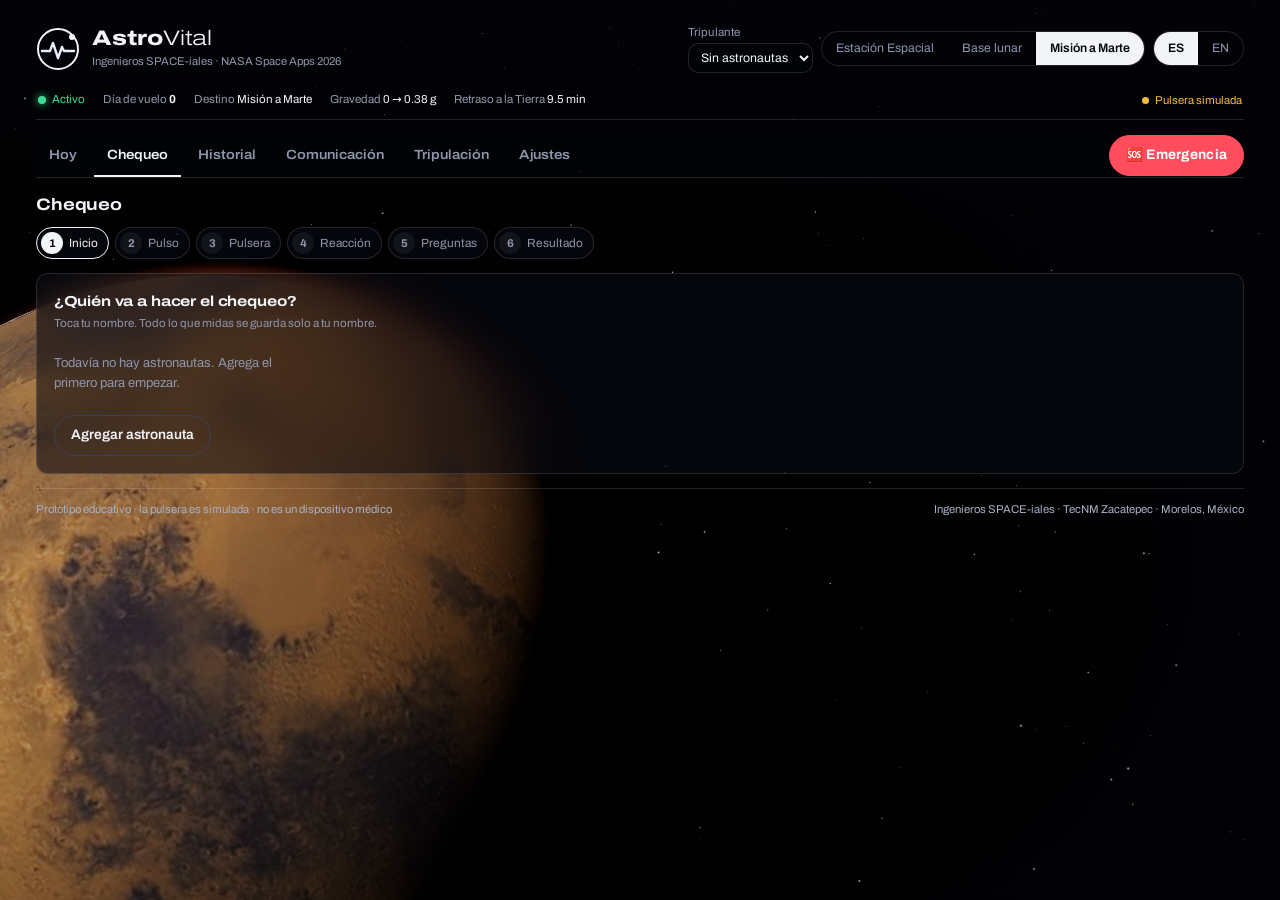
<file: index.html>
<!doctype html>
<html lang="es">
<head>
<meta charset="utf-8">
<meta name="viewport" content="width=device-width, initial-scale=1, viewport-fit=cover">
<title>AstroVital · Nave</title>
<meta name="description" content="AstroVital: monitoreo de salud para astronautas. App de la nave.">
<link rel="icon" href="assets/logo.svg" type="image/svg+xml">
<link rel="preload" href="assets/fonts/archivo-latin.woff2" as="font" type="font/woff2" crossorigin>
<script type="importmap">{"imports":{"three":"./js/vendor/three.module.min.js"}}</script>
<link rel="stylesheet" href="css/base.css">
<link rel="stylesheet" href="css/components.css">
<link rel="stylesheet" href="css/screens.css">
<link rel="stylesheet" href="css/theme.css">
<script type="module" src="js/nave.js"></script>
</head>
<body>
<div class="app">
  <header class="top">
    <div class="brand">
      <svg width="44" height="44" viewBox="0 0 44 44" aria-hidden="true">
        <circle cx="22" cy="22" r="20" fill="none" stroke="#F2F4F8" stroke-width="2"/>
        <path d="M6 24h8l3-8 5 15 4-11 2 4h10" fill="none" stroke="#e9ecff" stroke-width="2.4" stroke-linecap="round" stroke-linejoin="round"/>
        <circle cx="36" cy="10" r="3" fill="#F2F4F8"/>
      </svg>
      <div>
        <h1>Astro<span>Vital</span></h1>
        <div class="sub">Ingenieros SPACE-iales · NASA Space Apps 2026</div>
      </div>
    </div>
    <div class="controls">
      <label class="crewpick"><span class="label" data-i18n="crew"></span><select id="crewSel"></select></label>
      <div class="seg" role="group" aria-label="Mission" id="missionSeg"></div>
      <div class="seg" role="group" aria-label="Language" id="langSeg">
        <button type="button" data-lang="es">ES</button>
        <button type="button" data-lang="en">EN</button>
      </div>
    </div>
  </header>

  <div class="telemetry" id="telemetry" aria-label="Mission status"></div>

  <div class="navbar">
    <nav class="tabs" role="tablist" id="tabs"></nav>
    <button type="button" class="btn emg-btn" id="emgBtn"><span aria-hidden="true">🆘</span> <span data-i18n="emgBtn"></span></button>
  </div>

  <main>
    <!-- TODAY (home) -->
    <section id="v-panel" class="stack" role="tabpanel">
      <div class="hero" id="hero" data-l="none">
        <div class="planet" id="planet" aria-hidden="true"></div>
        <div class="astro" id="astro"></div>
        <div class="hero-body" id="heroBody"></div>
      </div>
      <div class="weather" id="weather" aria-live="polite"></div>
      <div class="card stack">
        <div class="row" style="justify-content:space-between"><h2 data-i18n="planTitle"></h2><span class="note streak" id="streak"></span></div>
        <ul class="plan" id="plan"></ul>
      </div>
    </section>

    <!-- CHECK-UP -->
    <section id="v-checkin" class="stack" role="tabpanel" hidden>
      <div class="wiz-head">
        <h2 data-i18n="ciTitle"></h2>
        <ol class="stepper" id="stepper"></ol>
      </div>
      <div class="whoami" id="ciWho"></div>
      <form class="stack" id="ciForm" novalidate>

        <!-- 0. Who are you? -->
        <div class="card stack step" data-step="0">
          <div class="start" id="ciStart"></div>
          <div class="stack" id="ciPicker">
            <div class="step-head"><div><h3 data-i18n="pickTitle"></h3><p class="note" data-i18n="pickSub"></p></div></div>
            <div class="pick-grid" id="pickGrid"></div>
            <div class="row"><button type="button" class="btn" data-tab="crew" data-add-crew="1" data-i18n="addCrew"></button></div>
          </div>
        </div>

        <!-- 1. Pulse with the camera -->
        <div class="card stack step" data-step="1">
          <div class="step-head"><span class="step-n">2</span><div><h3 data-i18n="camTitle"></h3><p class="note" data-i18n="camSub"></p></div><span class="src-tag" data-src="camera" data-i18n="srcCamera"></span></div>
          <div class="cam-wrap" id="camWrap" hidden>
            <video id="camVideo" playsinline muted></video>
            <div class="cam-oval" aria-hidden="true"></div>
            <div class="cam-hud" id="camHud"></div>
          </div>
          <div class="bar" id="camBar" hidden><i id="camBarFill" style="width:0%"></i></div>
          <div id="camResult" class="cam-result" hidden></div>
          <div class="row">
            <button type="button" class="btn primary" id="camStart" data-i18n="camStart"></button>
            <button type="button" class="btn" id="camSkip" data-i18n="camSkip"></button>
            <button type="button" class="btn" id="camCancel" data-i18n="cancel" hidden></button>
          </div>
          <p class="err" id="camErr" role="alert"></p>
          <details class="help"><summary data-i18n="howMeasure"></summary><p data-i18n="helpCam"></p></details>
        </div>

        <!-- 2. Virtual wristband (simulated) -->
        <div class="card stack step" data-step="2">
          <div class="step-head"><span class="step-n">3</span><div><h3 data-i18n="wearTitle"></h3><p class="note" data-i18n="wearSub"></p></div><span class="src-tag" id="wearTag" data-src="sim"></span></div>
          <div class="wear-grid" id="wearGrid"></div>
          <div class="row">
            <button type="button" class="btn small" id="syncBtn" data-i18n="wearRead"></button>
            <button type="button" class="btn small" id="manualBtn" data-i18n="wearManual"></button>
          </div>
        </div>

        <!-- 3. Reaction test (PVT-B) -->
        <div class="card stack step" data-step="3">
          <div class="step-head"><span class="step-n">4</span><div><h3 data-i18n="pvtTitle"></h3><p class="note" data-i18n="pvtSub"></p></div><span class="src-tag" data-src="self" data-i18n="srcReal"></span></div>
          <div class="pvt-box" id="pvtBox" tabindex="0" role="button" aria-live="polite"></div>
          <div class="bar" id="pvtBar" hidden><i id="pvtBarFill" style="width:0%"></i></div>
          <div id="pvtResult" class="pvt-result" hidden></div>
          <div class="row">
            <label class="pvt-len"><span class="label" data-i18n="pvtLength"></span>
              <select id="pvtLen" class="field-select"></select></label>
            <button type="button" class="btn primary" id="pvtStart" data-i18n="pvtStart"></button>
            <button type="button" class="btn" id="pvtCancel" data-i18n="pvtCancel" hidden></button>
            <button type="button" class="btn" id="pvtSkip" data-i18n="pvtSkip"></button>
          </div>
          <details class="help"><summary data-i18n="howMeasure"></summary><p data-i18n="helpPvt"></p></details>
        </div>

        <!-- 4. Your answers -->
        <div class="card stack step" data-step="4">
          <div class="step-head"><span class="step-n">5</span><div><h3 data-i18n="ansTitle"></h3><p class="note" data-i18n="ansSub"></p></div><span class="src-tag" data-src="self" data-i18n="srcSelf"></span></div>
          <div class="field" style="max-width:340px">
            <label for="f-sleep" data-i18n="fSleep"></label>
            <div class="row" style="flex-wrap:nowrap">
              <input id="f-sleep" type="number" step="0.1" min="0" max="16" inputmode="decimal">
              <button type="button" class="btn small" id="sleepUnknown" aria-pressed="false" data-i18n="dontKnow"></button>
            </div>
            <details class="help"><summary data-i18n="howMeasure"></summary><p data-i18n="helpSleep"></p></details>
          </div>
          <div class="vas-grid">
            <div class="field vas" id="vasMoodField">
              <label for="vas-mood" data-i18n="vasMood"></label>
              <input id="vas-mood" type="range" min="0" max="100" step="1" value="50">
              <div class="vas-ends"><span data-i18n="vasMoodLo"></span><output id="vas-mood-out">–</output><span data-i18n="vasMoodHi"></span></div>
            </div>
            <div class="field vas" id="vasStressField">
              <label for="vas-stress" data-i18n="vasStress"></label>
              <input id="vas-stress" type="range" min="0" max="100" step="1" value="50">
              <div class="vas-ends"><span data-i18n="vasStressLo"></span><output id="vas-stress-out">–</output><span data-i18n="vasStressHi"></span></div>
            </div>
          </div>
          <details class="help"><summary data-i18n="howMeasure"></summary><p data-i18n="helpVas"></p></details>
          <div class="pss" id="pssBox"></div>
          <div class="field">
            <span class="label" data-i18n="fSym"></span>
            <div class="checks" id="syms"></div>
          </div>
        </div>

        <!-- 5. Result -->
        <div class="card stack step" data-step="5">
          <div class="result" id="ciResult"></div>
        </div>

        <div class="wiz-nav">
          <button type="button" class="btn" id="wizBack" data-i18n="back"></button>
          <span class="err" id="ciErr" role="alert"></span>
          <button type="button" class="btn primary" id="wizNext" data-i18n="next"></button>
          <button type="submit" class="btn primary" id="wizSave" data-i18n="saveSee" hidden></button>
        </div>
      </form>
    </section>

    <!-- TRENDS -->
    <section id="v-trends" class="stack" role="tabpanel" hidden>
      <div class="card stack">
        <div>
          <h2 data-i18n="logTitle"></h2>
          <p class="note" data-i18n="logSub" style="margin-top:4px"></p>
        </div>
        <ul class="msgs" id="ciLog"></ul>
      </div>
      <div class="card stack">
        <h2 data-i18n="emgLogTitle"></h2>
        <ul class="msgs" id="emgLog"></ul>
      </div>
      <div class="card stack">
        <div>
          <h2 data-i18n="trTitle"></h2>
          <p class="note" data-i18n="trSub" style="margin-top:4px"></p>
        </div>
        <ul class="alerts" id="trAlerts"></ul>
      </div>
      <div class="spark-grid" id="sparks"></div>
      <div class="card stack">
        <div class="row" style="justify-content:space-between">
          <h3 id="chartTitle"></h3>
          <span class="note" data-i18n="band"></span>
        </div>
        <div class="chartwrap"><svg id="chart" viewBox="0 0 760 300" role="img" aria-label="Trend chart"></svg></div>
      </div>
    </section>

    <!-- COMMS (report + link) -->
    <section id="v-report" class="stack" role="tabpanel" hidden>
      <div class="card stack">
        <div class="row" style="justify-content:space-between">
          <div>
            <h2 data-i18n="link"></h2>
            <div class="row" id="linkInfo" style="margin-top:6px"></div>
          </div>
          <div class="row">
            <button type="button" class="btn small" id="linkToggle"></button>
            <a class="btn small" href="tierra.html" target="_blank" rel="noopener" data-i18n="openEarth" style="color:inherit;text-decoration:none"></a>
          </div>
        </div>
        <div class="grid2">
          <div class="stack" style="gap:8px"><span class="label" data-i18n="outbox"></span><ul class="msgs" id="outbox"></ul></div>
          <div class="stack" style="gap:8px"><span class="label" data-i18n="inbox"></span><ul class="msgs" id="inboxShip"></ul></div>
        </div>
      </div>
      <div class="card stack">
        <div class="row" style="justify-content:space-between">
          <div>
            <h2 data-i18n="repTitle"></h2>
            <p class="note" data-i18n="repSub" style="margin-top:4px"></p>
          </div>
          <div class="row">
            <button type="button" class="btn small" id="copyBtn" data-i18n="copy"></button>
            <button type="button" class="btn primary small" id="sendBtn" data-i18n="send"></button>
          </div>
        </div>
        <pre class="report" id="report" tabindex="0"></pre>
      </div>
    </section>

    <!-- CREW -->
    <section id="v-crew" class="stack" role="tabpanel" hidden>
      <div class="card stack">
        <div class="row" style="justify-content:space-between">
          <div>
            <h2 data-i18n="crewTitle"></h2>
            <p class="note" data-i18n="crewSub" style="margin-top:4px"></p>
          </div>
          <button type="button" class="btn primary small" id="addCrewBtn" data-i18n="addCrew"></button>
        </div>
        <ul class="msgs" id="crewList"></ul>
      </div>
      <form class="card ci" id="crewForm" novalidate hidden>
        <h2 id="crewFormTitle"></h2>
        <input type="hidden" id="crew-id">
        <div class="fgrid">
          <div class="field"><label for="crew-name" data-i18n="fName"></label><input id="crew-name" type="text" maxlength="40" autocomplete="off" style="font-family:var(--f-body)"></div>
          <div class="field"><label for="crew-role" data-i18n="fRole"></label><select id="crew-role" class="field-select"></select></div>
          <div class="field"><label for="crew-age" data-i18n="fAge"></label><input id="crew-age" type="number" inputmode="numeric"><span class="hint" data-i18n="years"></span></div>
          <div class="field"><label for="crew-weight" data-i18n="fWeight"></label><input id="crew-weight" type="number" step="0.1" inputmode="decimal"><span class="hint">kg</span></div>
          <div class="field"><label for="crew-height" data-i18n="fHeight"></label><input id="crew-height" type="number" step="any" inputmode="decimal" placeholder="172 o 1.72"><span class="hint">cm</span></div>
        </div>
        <div class="field"><label for="crew-notes" data-i18n="fNotes"></label><textarea class="reply" id="crew-notes" maxlength="300" style="min-height:64px"></textarea></div>
        <div class="row">
          <button type="submit" class="btn primary" data-i18n="saveCrew"></button>
          <button type="button" class="btn" id="crewCancelBtn" data-i18n="cancel"></button>
          <span class="err" id="crewErr" role="alert"></span>
        </div>
      </form>
    </section>

    <!-- SETTINGS: your data -->
    <section id="v-more" class="stack" role="tabpanel" hidden>
      <div class="card stack">
        <h2 data-i18n="dataTitle"></h2>
        <p class="note" data-i18n="dataSub"></p>
        <div class="data-actions">
          <div class="data-act"><div><strong data-i18n="bkSave"></strong><p class="note" data-i18n="bkSaveSub"></p></div><button type="button" class="btn small" id="bkSave" data-i18n="bkSaveBtn"></button></div>
          <div class="data-act"><div><strong data-i18n="bkLoad"></strong><p class="note" data-i18n="bkLoadSub"></p></div><label class="btn small" for="bkFile" data-i18n="bkLoadBtn"></label><input type="file" id="bkFile" accept=".json,application/json" hidden></div>
          <div class="data-act"><div><strong data-i18n="clrMsgs"></strong><p class="note" data-i18n="clrMsgsSub"></p></div><button type="button" class="btn small" id="clearMsgs" data-i18n="clrMsgsBtn"></button></div>
          <div class="data-act"><div><strong data-i18n="resetAll"></strong><p class="note" data-i18n="resetAllSub"></p></div><button type="button" class="btn small danger" id="resetAll" data-i18n="resetAllBtn"></button></div>
        </div>
        <div class="confirm" id="dataConfirm" hidden></div>
      </div>
    </section>
  </main>

  <aside class="drawer" id="detail" aria-labelledby="detailTitle" inert>
    <div class="drawer-head">
      <h2 id="detailTitle" data-i18n="detailTitle"></h2>
      <button type="button" class="btn small" id="hideDetail" data-i18n="hideDetail"></button>
    </div>
    <div class="zone-chips" id="chips"></div>
    <div class="zd" id="zone"></div>
  </aside>

  <footer>
    <span data-i18n="footer"></span>
    <span>Ingenieros SPACE-iales · TecNM Zacatepec · Morelos, México</span>
  </footer>
</div>
<div class="emg" id="emg" role="dialog" aria-modal="true" aria-labelledby="emgTitle" hidden><div class="emg-box" id="emgBox"></div></div>
<div class="toast" id="toast" hidden></div>


</body>
</html>
</file>
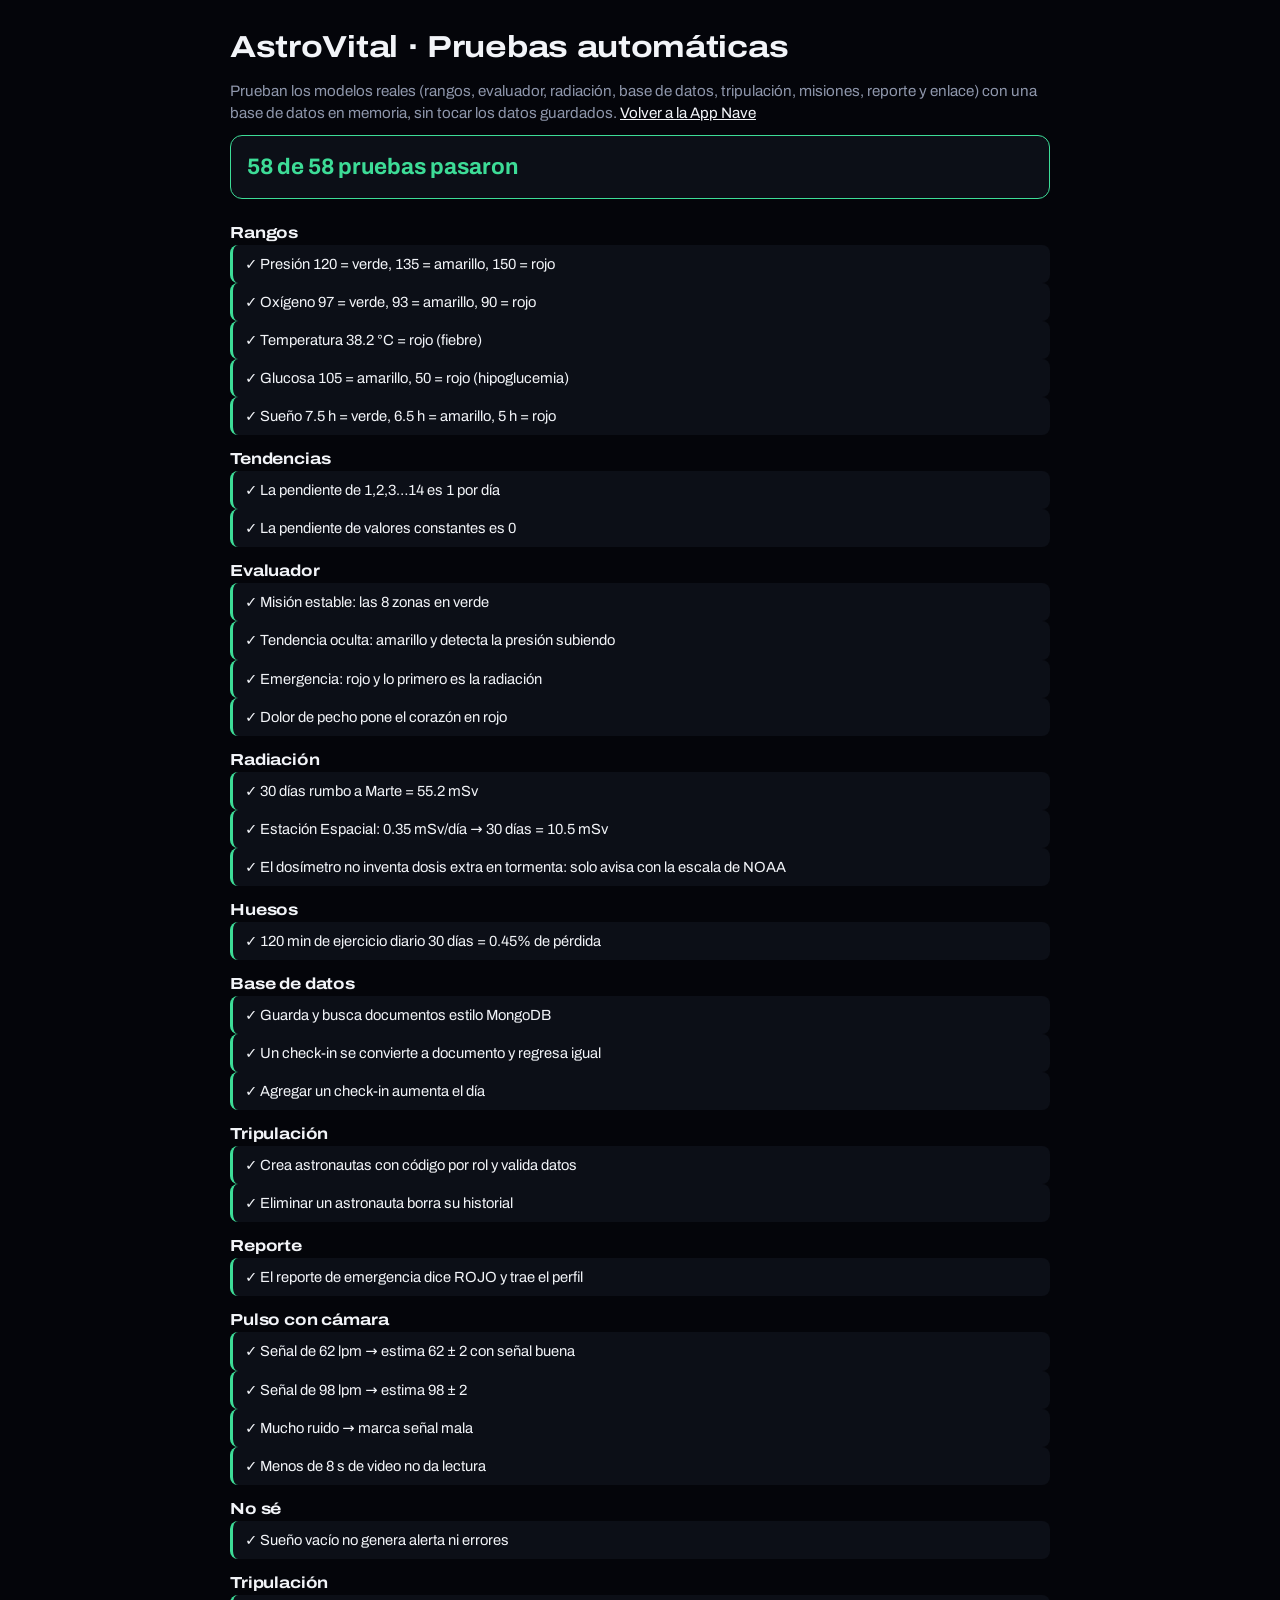
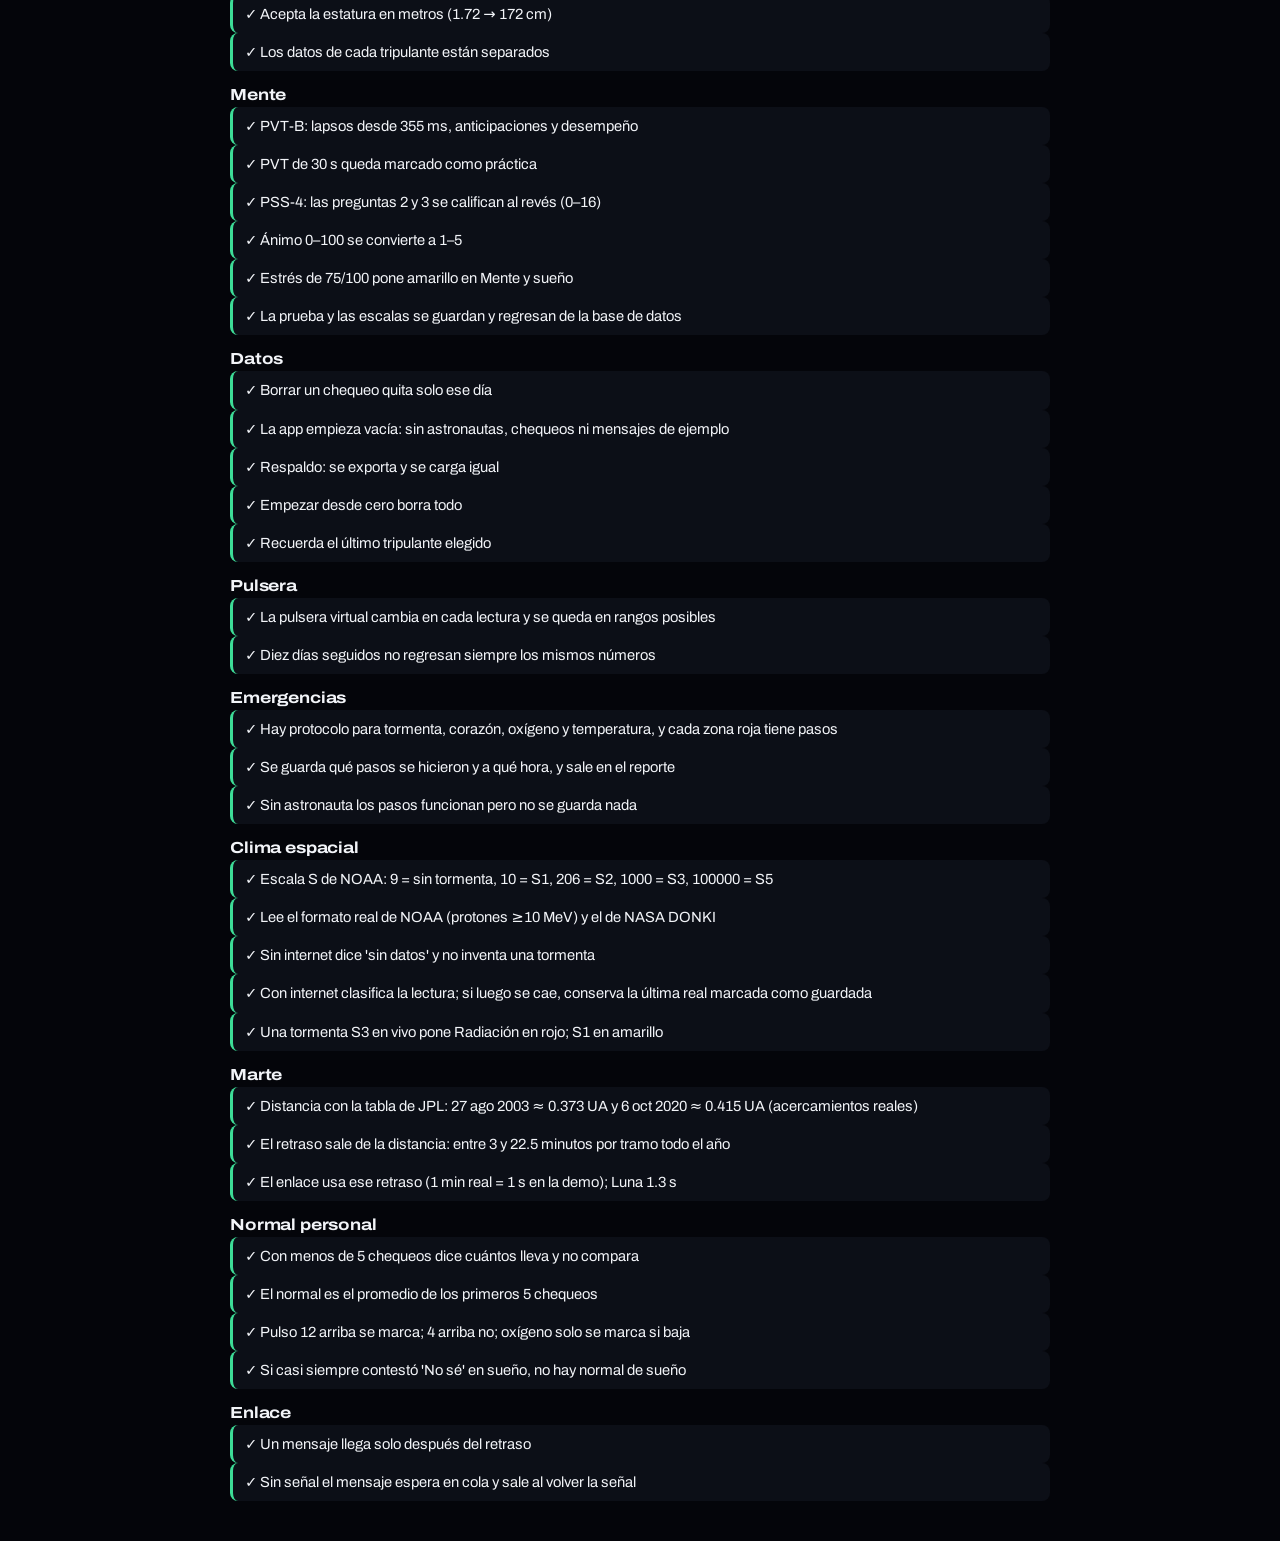
<file: tests/index.html>
<!doctype html>
<html lang="es">
<head>
<meta charset="utf-8">
<meta name="viewport" content="width=device-width, initial-scale=1">
<title>AstroVital · Pruebas</title>
<link rel="icon" href="../assets/logo.svg" type="image/svg+xml">
<link rel="stylesheet" href="../css/base.css">
<style>
  .wrap{max-width:820px;margin:0 auto;display:flex;flex-direction:column;gap:10px}
  #sum{font-family:var(--f-display);font-size:1.4rem;font-weight:700;padding:14px 16px;border-radius:12px;border:1px solid var(--line);background:var(--panel)}
  #sum[data-ok="true"]{color:var(--ok);border-color:var(--ok)}
  #sum[data-ok="false"]{color:var(--bad);border-color:var(--bad)}
  h3{margin-top:12px;color:var(--accent)}
  .t{background:var(--panel);border-left:3px solid var(--line);border-radius:8px;padding:8px 12px;font-size:.92rem}
  .t.ok{border-left-color:var(--ok)}
  .t.bad{border-left-color:var(--bad);color:var(--bad)}
  .t small{color:var(--muted)}
  a{color:var(--accent)}
</style>
<script type="module" src="tests.js"></script>
</head>
<body>
<div class="wrap">
  <h1>AstroVital · Pruebas automáticas</h1>
  <p class="note" style="color:var(--muted)">Prueban los modelos reales (rangos, evaluador, radiación, base de datos, tripulación, misiones, reporte y enlace) con una base de datos en memoria, sin tocar los datos guardados. <a href="../index.html">Volver a la App Nave</a></p>
  <div id="sum" data-ok="">Ejecutando pruebas…</div>
  <div id="out"></div>
</div>
</body>
</html>
</file>
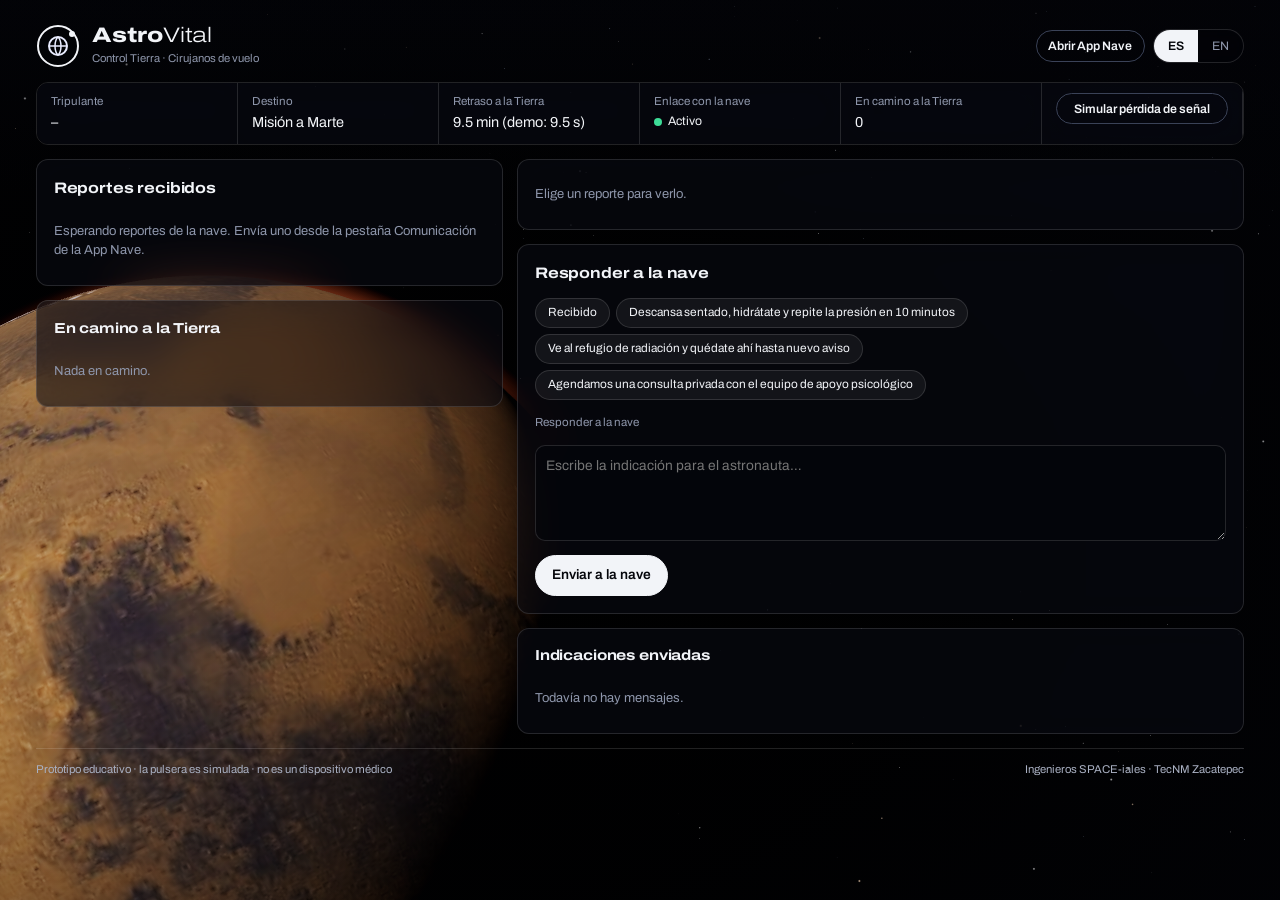
<file: tierra.html>
<!doctype html>
<html lang="es">
<head>
<meta charset="utf-8">
<meta name="viewport" content="width=device-width, initial-scale=1, viewport-fit=cover">
<title>AstroVital · Control Tierra</title>
<meta name="description" content="AstroVital: consola de cirujanos de vuelo en la Tierra.">
<link rel="icon" href="assets/logo.svg" type="image/svg+xml">
<link rel="preload" href="assets/fonts/archivo-latin.woff2" as="font" type="font/woff2" crossorigin>
<script type="importmap">{"imports":{"three":"./js/vendor/three.module.min.js"}}</script>
<link rel="stylesheet" href="css/base.css">
<link rel="stylesheet" href="css/components.css">
<link rel="stylesheet" href="css/screens.css">
<link rel="stylesheet" href="css/theme.css">
<script type="module" src="js/tierra.js"></script>
</head>
<body>
<div class="app">
  <header class="top">
    <div class="brand">
      <svg width="44" height="44" viewBox="0 0 44 44" aria-hidden="true">
        <circle cx="22" cy="22" r="20" fill="none" stroke="#F2F4F8" stroke-width="2"/>
        <circle cx="22" cy="22" r="9" fill="none" stroke="#e9ecff" stroke-width="2"/>
        <path d="M13 22h18M22 13c4 4 4 14 0 18M22 13c-4 4-4 14 0 18" fill="none" stroke="#e9ecff" stroke-width="1.5"/>
        <circle cx="36" cy="10" r="3" fill="#F2F4F8"/>
      </svg>
      <div>
        <h1>Astro<span>Vital</span></h1>
        <div class="sub" data-i18n="earthSub"></div>
      </div>
    </div>
    <div class="controls">
      <a class="btn small" href="index.html" target="_blank" rel="noopener" data-i18n="openShip" style="color:inherit;text-decoration:none"></a>
      <div class="seg" role="group" aria-label="Language" id="langSeg">
        <button type="button" data-lang="es">ES</button>
        <button type="button" data-lang="en">EN</button>
      </div>
    </div>
  </header>

  <section class="strip" aria-label="Link status">
    <div><span class="label" data-i18n="crew"></span><span class="v" id="eCrew">–</span></div>
    <div><span class="label" data-i18n="bound"></span><span class="v" id="eMission"></span></div>
    <div><span class="label" data-i18n="delay"></span><span class="v" id="eDelay"></span></div>
    <div><span class="label" data-i18n="linkShip"></span><span class="linkstate" id="eLink" data-up="true"></span></div>
    <div><span class="label" data-i18n="inTransitToEarth"></span><span class="v" id="eTransit">0</span></div>
    <div><button type="button" class="btn small" id="eToggle"></button></div>
  </section>

  <main class="earth-grid">
    <div class="stack">
      <div class="card stack">
        <h2 data-i18n="reports"></h2>
        <ul class="msgs" id="reports"></ul>
      </div>
      <div class="card stack">
        <h3 data-i18n="inTransitToEarth"></h3>
        <ul class="msgs" id="pending"></ul>
      </div>
    </div>
    <div class="stack">
      <div class="card zd" id="detail"></div>
      <div class="card stack">
        <h2 data-i18n="reply"></h2>
        <div class="quick" id="quick"></div>
        <label class="label" for="replyText" data-i18n="reply"></label>
        <textarea class="reply" id="replyText"></textarea>
        <div class="row">
          <button type="button" class="btn primary" id="replyBtn" data-i18n="sendReply"></button>
          <span class="err" id="replyErr" role="alert"></span>
        </div>
      </div>
      <div class="card stack">
        <h3 data-i18n="sentToShip"></h3>
        <ul class="msgs" id="sentToShip"></ul>
      </div>
    </div>
  </main>

  <footer>
    <span data-i18n="footer"></span>
    <span>Ingenieros SPACE-iales · TecNM Zacatepec</span>
  </footer>
</div>
<div class="toast" id="toast" hidden></div>
</body>
</html>
</file>
<file: css/base.css>
/* AstroVital · base: color tokens, typography, page */

/* The typeface travels with the app (no internet needed): Archivo, SIL Open Font License, see assets/fonts. */
@font-face{font-family:"Archivo";src:url("../assets/fonts/archivo-latin.woff2") format("woff2");font-weight:100 900;font-stretch:62% 125%;font-style:normal;font-display:swap}

/* Look: deep space. The interface is black and starlight white; color is reserved for health
   (green, yellow, red). The one loud element is the floating astronaut over the planet of the mission. */
:root{
  color-scheme: dark;
  --bg:#04050A;
  --panel:#0C0F17;
  --panel2:#141824;
  --line:#242A3A;
  --fg:#F2F4F8;
  --muted:#8E96AB;
  --accent:#F2F4F8;
  --accent-ink:#05060B;
  --ok:#3DDC97;
  --warn:#F7B93E;
  --bad:#FF4D5E;
  --ok-bg:rgba(61,220,151,.12);
  --warn-bg:rgba(247,185,62,.13);
  --bad-bg:rgba(255,77,94,.14);
  --f-display:"Archivo", "Segoe UI", system-ui, sans-serif;
  --f-body:"Archivo", "Segoe UI", system-ui, sans-serif;
  --f-mono:"Archivo", "Segoe UI", system-ui, sans-serif;      /* numbers: same family, tabular figures */
  --f-code:ui-monospace, "Cascadia Mono", Consolas, Menlo, monospace;   /* only the plain-text report */
  --ease-out:cubic-bezier(0.23, 1, 0.32, 1);
  --ease-in-out:cubic-bezier(0.77, 0, 0.175, 1);
  --ease-drawer:cubic-bezier(0.32, 0.72, 0, 1);
}
*{box-sizing:border-box}
[hidden]{display:none!important}
html,body{background:var(--bg);color:var(--fg)}
body{font-family:var(--f-body);font-size:.95rem;line-height:1.5;
  padding-left:max(16px, env(safe-area-inset-left, 0px));
  padding-right:max(16px, env(safe-area-inset-right, 0px));
  padding-block:16px 32px;
  font-variant-numeric:tabular-nums;
}
.app{max-width:1240px;margin:0 auto;display:flex;flex-direction:column;gap:14px}
h1,h2,h3{font-family:var(--f-display);font-stretch:118%;font-weight:700;text-wrap:balance;margin:0;letter-spacing:-.01em}
h2{font-size:1.15rem}
h3{font-size:1rem}
p{margin:0}
button,input,select{font:inherit;color:inherit}
button{cursor:pointer}
:focus-visible{outline:2px solid var(--accent);outline-offset:2px}
.mono{font-family:var(--f-mono);font-variant-numeric:tabular-nums}
.label{font-size:.8rem;color:var(--muted)}
</file>
<file: css/components.css>
/* AstroVital · shared components */
/* top bar */
.top{display:flex;flex-wrap:wrap;align-items:center;justify-content:space-between;gap:12px}
.brand{display:flex;align-items:center;gap:12px;min-width:0}
.brand svg{flex:none}
.brand h1{font-size:1.6rem;line-height:1}
.brand h1 span{color:var(--accent)}
.brand .sub{font-size:.78rem;color:var(--muted);margin-top:4px}
.controls{display:flex;flex-wrap:wrap;gap:8px;align-items:center}
.seg{display:inline-flex;border:1px solid var(--line);border-radius:10px;overflow:hidden;background:var(--panel)}
.seg button{background:none;border:0;padding:7px 12px;font-size:.85rem;color:var(--muted);white-space:nowrap}
.seg button[aria-pressed="true"]{background:var(--accent);color:var(--accent-ink);font-weight:600}

/* status strip */
.strip{display:grid;grid-template-columns:repeat(auto-fit,minmax(150px,1fr));gap:1px;background:var(--line);border:1px solid var(--line);border-radius:12px;overflow:hidden}
.strip > div{background:var(--panel);padding:10px 14px;display:flex;flex-direction:column;gap:2px;min-width:0}
.strip .v{font-family:var(--f-mono);font-size:1rem;font-variant-numeric:tabular-nums}
.strip select{background:var(--panel2);border:1px solid var(--line);border-radius:8px;padding:4px 6px;font-size:.85rem;max-width:100%}
.sim{display:inline-flex;align-items:center;gap:6px;font-size:.78rem;color:var(--warn)}
.sim::before{content:"";width:7px;height:7px;border-radius:50%;background:var(--warn)}

/* tabs */
.tabs{display:flex;gap:4px;overflow-x:auto;border-bottom:1px solid var(--line);scrollbar-width:thin}
.tabs button{background:none;border:0;border-bottom:2px solid transparent;padding:10px 14px;color:var(--muted);font-family:var(--f-display);font-weight:600;font-size:.95rem;white-space:nowrap}
.tabs button[aria-selected="true"]{color:var(--fg);border-bottom-color:var(--accent)}

/* cards */
.card{background:var(--panel);border:1px solid var(--line);border-radius:14px;padding:16px;min-width:0}
.grid2{display:grid;grid-template-columns:minmax(0,1.05fr) minmax(0,1fr);gap:14px}
@media (max-width:880px){.grid2{grid-template-columns:minmax(0,1fr)}}

/* triage */
.triage{display:flex;gap:16px;align-items:flex-start;border-radius:14px;padding:16px 18px;border:1px solid var(--line);background:var(--panel)}
.triage[data-l="0"]{border-color:var(--ok);background:linear-gradient(90deg,var(--ok-bg),var(--panel) 60%)}
.triage[data-l="1"]{border-color:var(--warn);background:linear-gradient(90deg,var(--warn-bg),var(--panel) 60%)}
.triage[data-l="2"]{border-color:var(--bad);background:linear-gradient(90deg,var(--bad-bg),var(--panel) 60%)}
.lamp{flex:none;width:46px;height:46px;border-radius:50%;display:grid;place-items:center;font-family:var(--f-display);font-weight:700;color:var(--bg)}
.lamp[data-l="0"]{background:var(--ok)}
.lamp[data-l="1"]{background:var(--warn)}
.lamp[data-l="2"]{background:var(--bad);animation:pulse 1.6s ease-in-out infinite}
@keyframes pulse{50%{box-shadow:0 0 0 10px rgba(255,92,108,0)}0%{box-shadow:0 0 0 0 rgba(255,92,108,.55)}}
.triage h2{font-size:1.25rem}
.triage .body{display:flex;flex-direction:column;gap:6px;min-width:0}
.triage .delay{font-size:.88rem;color:var(--muted)}
.triage ol{margin:4px 0 0;padding-left:20px;display:flex;flex-direction:column;gap:2px}

/* status pills */
.pill{display:inline-flex;align-items:center;gap:6px;padding:2px 10px;border-radius:999px;font-size:.78rem;font-weight:600;white-space:nowrap}
.pill::before{content:"";width:7px;height:7px;border-radius:50%;background:currentColor}
.pill[data-l="0"]{color:var(--ok);background:var(--ok-bg)}
.pill[data-l="1"]{color:var(--warn);background:var(--warn-bg)}
.pill[data-l="2"]{color:var(--bad);background:var(--bad-bg)}
</file>
<file: css/screens.css>
/* AstroVital · screens */
/* body map */
.bodymap svg{width:100%;height:auto;display:block;max-width:100%}
.fig{fill:var(--panel2);stroke:var(--line);stroke-width:2}
.visor{fill:#0a0d1f;stroke:var(--line);stroke-width:2}
.hot{cursor:pointer}
.hot .dot{stroke:var(--bg);stroke-width:3}
.hot .ring{fill:none;stroke-width:2;opacity:0}
.hot.sel .ring{opacity:1}
.hot .lead{stroke-width:1.5;stroke-dasharray:3 3}
.hot text{font-family:var(--f-display);font-size:15px;font-weight:600;fill:var(--fg)}
.hot:hover text,.hot.sel text{fill:var(--accent)}
.hot:focus{outline:none}
.hot:focus-visible .ring{opacity:1}
.aura{fill:none;stroke-width:2;stroke-dasharray:6 7}
.zone-chips{display:flex;flex-wrap:wrap;gap:6px;margin-top:10px}
.zone-chips button{display:inline-flex;align-items:center;gap:6px;background:var(--panel2);border:1px solid var(--line);border-radius:999px;padding:4px 10px;font-size:.8rem}
.zone-chips button[aria-pressed="true"]{border-color:var(--accent)}
.zone-chips i{width:8px;height:8px;border-radius:50%;display:inline-block}

/* zone detail */
.zd{display:flex;flex-direction:column;gap:14px}
.zd-head{display:flex;justify-content:space-between;gap:10px;align-items:flex-start;flex-wrap:wrap}
.vals{display:grid;grid-template-columns:repeat(auto-fit,minmax(130px,1fr));gap:8px}
.val{background:var(--panel2);border-radius:10px;padding:10px 12px;border-left:3px solid var(--line);min-width:0}
.val[data-l="0"]{border-left-color:var(--ok)}
.val[data-l="1"]{border-left-color:var(--warn)}
.val[data-l="2"]{border-left-color:var(--bad)}
.val .n{font-family:var(--f-mono);font-size:1.25rem;font-variant-numeric:tabular-nums}
.val .u{font-size:.75rem;color:var(--muted);margin-left:3px}
.val .r{font-size:.72rem;color:var(--muted)}
.findings{list-style:none;margin:0;padding:0;display:flex;flex-direction:column;gap:6px}
.findings li{display:flex;gap:8px;align-items:flex-start;font-size:.92rem}
.findings li b{flex:none;width:8px;height:8px;border-radius:50%;margin-top:7px}
.do{background:var(--panel2);border-radius:10px;padding:12px 14px}
.do ul{margin:6px 0 0;padding-left:18px;display:flex;flex-direction:column;gap:3px}
.meta{display:flex;flex-wrap:wrap;gap:6px}
.tag{font-size:.75rem;border:1px solid var(--line);border-radius:6px;padding:2px 8px;color:var(--muted)}
.tag.hz{color:var(--accent);border-color:rgba(242,244,248,.4)}
.why{color:var(--muted);font-size:.92rem}

/* check-in */
form.ci{display:flex;flex-direction:column;gap:16px}
.fgrid{display:grid;grid-template-columns:repeat(auto-fit,minmax(170px,1fr));gap:12px}
.field{display:flex;flex-direction:column;gap:4px;min-width:0}
.field label{font-size:.82rem;color:var(--muted)}
.field input{background:var(--panel2);border:1px solid var(--line);border-radius:8px;padding:9px 10px;font-family:var(--f-mono);font-size:1rem;width:100%}
.field .hint{font-size:.72rem;color:var(--muted)}
.moods{display:flex;gap:6px;flex-wrap:wrap}
.moods button{background:var(--panel2);border:1px solid var(--line);border-radius:10px;padding:6px 10px;font-size:1.3rem;line-height:1}
.moods button[aria-pressed="true"]{border-color:var(--accent);background:rgba(242,244,248,.18)}
.checks{display:flex;flex-wrap:wrap;gap:8px}
.checks label{display:inline-flex;align-items:center;gap:6px;background:var(--panel2);border:1px solid var(--line);border-radius:8px;padding:6px 10px;font-size:.88rem;cursor:pointer}
.row{display:flex;flex-wrap:wrap;gap:10px;align-items:center}
.btn{border-radius:10px;padding:10px 16px;font-weight:600;border:1px solid var(--line);background:var(--panel2)}
.btn.primary{background:var(--accent);color:var(--accent-ink);border-color:var(--accent)}
.btn.small{padding:6px 12px;font-size:.85rem}
.err{color:var(--bad);font-size:.85rem}

/* trends */
.spark-grid{display:grid;grid-template-columns:repeat(auto-fit,minmax(170px,1fr));gap:10px}
.spark{background:var(--panel2);border:1px solid var(--line);border-radius:12px;padding:10px 12px;text-align:left;display:flex;flex-direction:column;gap:4px;min-width:0}
.spark[aria-pressed="true"]{border-color:var(--accent)}
.spark .top2{display:flex;justify-content:space-between;align-items:baseline;gap:6px}
.spark .n{font-family:var(--f-mono);font-size:1.1rem}
.spark svg{width:100%;height:38px;display:block}
.spark .tr{font-size:.75rem;color:var(--muted)}
.chartwrap{overflow-x:auto}
.chartwrap svg{width:100%;min-width:520px;height:auto;display:block}
.alerts{list-style:none;padding:0;margin:0;display:flex;flex-direction:column;gap:8px}
.alerts li{background:var(--panel2);border-radius:10px;padding:10px 12px;border-left:3px solid var(--warn);font-size:.92rem}
.alerts li[data-l="2"]{border-left-color:var(--bad)}

/* missions */
.stats{display:grid;grid-template-columns:repeat(auto-fit,minmax(150px,1fr));gap:10px}
.stat{background:var(--panel2);border-radius:12px;padding:12px 14px}
.stat .n{font-family:var(--f-display);font-size:1.8rem;font-weight:700;color:var(--accent)}
.tasks{list-style:none;padding:0;margin:0;display:flex;flex-direction:column;gap:8px}
.tasks li{display:flex;gap:12px;align-items:center;background:var(--panel2);border-radius:10px;padding:10px 12px}
.tasks .chk{flex:none;width:26px;height:26px;border-radius:7px;border:2px solid var(--line);display:grid;place-items:center;background:none;color:var(--accent-ink);font-weight:700}
.tasks .chk[aria-pressed="true"]{background:var(--accent);border-color:var(--accent)}
.tasks .auto{font-size:.72rem;color:var(--muted)}
.tasks .pts{margin-left:auto;font-family:var(--f-mono);color:var(--accent);font-size:.85rem;white-space:nowrap}
.tasks .txt{min-width:0}
.badges{display:grid;grid-template-columns:repeat(auto-fit,minmax(150px,1fr));gap:10px}
.badge{border:1px solid var(--line);border-radius:12px;padding:12px;display:flex;flex-direction:column;gap:4px;opacity:.45}
.badge.on{opacity:1;border-color:var(--accent);background:rgba(242,244,248,.08)}
.badge .ic{font-family:var(--f-display);font-weight:700;font-size:1.1rem;color:var(--accent)}

/* report */
pre.report{background:var(--panel2);border:1px solid var(--line);border-radius:12px;padding:14px;white-space:pre-wrap;word-break:break-word;font-family:var(--f-mono);font-size:.85rem;line-height:1.55;margin:0;max-height:560px;overflow:auto}

/* science */
.hz-grid{display:grid;grid-template-columns:repeat(auto-fit,minmax(200px,1fr));gap:10px}
.hz{background:var(--panel2);border-radius:12px;padding:12px 14px;display:flex;flex-direction:column;gap:6px}
.hz h3{color:var(--accent)}
.refs{margin:0;padding-left:20px;display:flex;flex-direction:column;gap:6px;font-size:.9rem}
.refs a{color:var(--accent)}
.facts{display:grid;grid-template-columns:repeat(auto-fit,minmax(220px,1fr));gap:10px}
.fact{border:1px solid var(--line);border-radius:12px;padding:12px 14px}
.fact .n{font-family:var(--f-display);font-size:1.5rem;font-weight:700;color:var(--accent)}

.stack{display:flex;flex-direction:column;gap:14px}
.note{font-size:.8rem;color:var(--muted)}
footer{font-size:.78rem;color:var(--muted);border-top:1px solid var(--line);padding-top:12px;display:flex;flex-wrap:wrap;justify-content:space-between;gap:8px}
.toast{position:fixed;left:50%;transform:translateX(-50%);bottom:calc(84px + env(safe-area-inset-bottom, 0px));background:var(--accent);color:var(--accent-ink);font-weight:600;padding:10px 18px;border-radius:10px;box-shadow:0 8px 30px rgba(0,0,0,.4);z-index:20}
@media (prefers-reduced-motion: reduce){.lamp[data-l="2"]{animation:none}}
@media (max-width:520px){.brand h1{font-size:1.35rem}.triage{flex-direction:column}}

/* ---------- link (ship <-> Earth) ---------- */
.linkstate{display:inline-flex;align-items:center;gap:6px;font-size:.85rem}
.linkstate::before{content:"";width:8px;height:8px;border-radius:50%;background:var(--ok)}
.linkstate[data-up="false"]::before{background:var(--bad)}
.linkstate[data-up="false"]{color:var(--bad)}
.msgs{list-style:none;margin:0;padding:0;display:flex;flex-direction:column;gap:8px}
.msg{background:var(--panel2);border:1px solid var(--line);border-radius:10px;padding:10px 12px;display:flex;flex-direction:column;gap:4px;min-width:0;text-align:left;width:100%}
.msg .mh{display:flex;justify-content:space-between;gap:8px;align-items:center;flex-wrap:wrap}
.msg .mb{font-size:.9rem;white-space:pre-wrap;word-break:break-word}
.msg[data-new="true"]{border-color:var(--accent)}
.msg[aria-pressed="true"]{border-color:var(--accent);background:rgba(242,244,248,.10)}
.st{font-size:.72rem;font-weight:600;text-transform:uppercase;letter-spacing:.06em;padding:2px 8px;border-radius:6px;white-space:nowrap}
.st[data-s="queued"]{color:var(--bad);background:var(--bad-bg)}
.st[data-s="inTransit"]{color:var(--warn);background:var(--warn-bg)}
.st[data-s="delivered"]{color:var(--ok);background:var(--ok-bg)}
.st[data-s="read"]{color:var(--muted);background:var(--panel)}
.count{font-family:var(--f-mono);font-variant-numeric:tabular-nums;color:var(--warn)}
.bar{height:4px;border-radius:2px;background:var(--line);overflow:hidden}
.bar i{display:block;height:100%;background:var(--warn)}
.tabs .badge-n{display:inline-grid;place-items:center;min-width:18px;height:18px;border-radius:9px;background:var(--bad);color:#fff;font-size:.7rem;margin-left:6px;padding:0 5px;font-family:var(--f-body)}
.earth-grid{display:grid;grid-template-columns:minmax(0,.9fr) minmax(0,1.4fr);gap:14px}
@media (max-width:880px){.earth-grid{grid-template-columns:minmax(0,1fr)}}
.quick{display:flex;flex-wrap:wrap;gap:6px}
.quick button{background:var(--panel2);border:1px solid var(--line);border-radius:999px;padding:5px 12px;font-size:.82rem}
textarea.reply{width:100%;min-height:96px;background:var(--panel2);border:1px solid var(--line);border-radius:10px;padding:10px;font:inherit;color:var(--fg);resize:vertical}
.empty{color:var(--muted);font-size:.9rem;padding:8px 0}
.zlist{display:grid;grid-template-columns:repeat(auto-fit,minmax(150px,1fr));gap:6px}
.zlist span{display:flex;align-items:center;gap:6px;font-size:.85rem;background:var(--panel2);border-radius:8px;padding:6px 10px}
.zlist i{width:8px;height:8px;border-radius:50%;flex:none}

/* ---------- crew ---------- */
.strip select#crewSel{background:var(--panel2);border:1px solid var(--line);border-radius:8px;padding:4px 6px;font-size:.85rem;max-width:100%;font-family:var(--f-mono)}
select.field-select{background:var(--panel2);border:1px solid var(--line);border-radius:8px;padding:9px 10px;font-size:.95rem;width:100%}

/* ---------- Today (home) · mission-control look ---------- */
.top .crewpick{display:flex;flex-direction:column;gap:2px}
.top .crewpick select{background:var(--panel);border:1px solid var(--line);border-radius:10px;padding:6px 8px;font-family:var(--f-mono);font-size:.85rem;max-width:220px}
.telemetry{display:flex;flex-wrap:wrap;align-items:center;gap:6px 18px;padding:8px 2px;border-top:1px solid var(--line);border-bottom:1px solid var(--line);font-family:var(--f-mono);font-size:.8rem;color:var(--fg);font-variant-numeric:tabular-nums}
.telemetry .tl{color:var(--muted);text-transform:uppercase;letter-spacing:.08em;font-size:.7rem}
.telemetry .link{display:inline-flex;align-items:center;gap:6px;text-transform:uppercase;letter-spacing:.08em;font-size:.72rem;color:var(--ok)}
.telemetry .link::before{content:"";width:8px;height:8px;border-radius:50%;background:currentColor;box-shadow:0 0 8px currentColor}
.telemetry .link[data-up="false"]{color:var(--bad)}
.telemetry .sim{margin-left:auto}

.hero{position:relative;display:grid;grid-template-columns:auto minmax(0,1fr);gap:28px;align-items:center;padding:26px 28px;border-radius:16px;border:1px solid var(--line);
  background:
    linear-gradient(rgba(242,244,248,.05) 1px, transparent 1px) 0 0/100% 28px,
    linear-gradient(90deg, rgba(242,244,248,.05) 1px, transparent 1px) 0 0/28px 100%,
    var(--panel)}
.hero[data-l="0"]{border-color:rgba(62,207,142,.55)}
.hero[data-l="1"]{border-color:rgba(245,184,61,.6)}
.hero[data-l="2"]{border-color:rgba(255,92,108,.7);box-shadow:0 0 0 1px rgba(255,92,108,.25), 0 0 40px rgba(255,92,108,.12)}
.hero[data-l="none"]{grid-template-columns:minmax(0,1fr)}
.hud{position:absolute;width:14px;height:14px;border-color:var(--accent);border-style:solid;opacity:.8}
.hud.tl{top:8px;left:8px;border-width:2px 0 0 2px}.hud.tr{top:8px;right:8px;border-width:2px 2px 0 0}
.hud.bl{bottom:8px;left:8px;border-width:0 0 2px 2px}.hud.br{bottom:8px;right:8px;border-width:0 2px 2px 0}
.ring{width:180px;height:180px;display:block;max-width:100%}
.ring-word{font-family:var(--f-display);font-weight:700;font-size:20px;letter-spacing:.06em}
.ring-sub{font-family:var(--f-mono);font-size:11px;fill:var(--muted)}
.hero-body{display:flex;flex-direction:column;gap:10px;min-width:0}
.hero-title{font-size:clamp(1.6rem,3.2vw,2.3rem);line-height:1.1}
.hero-sub{color:var(--muted);max-width:60ch}
.hero-reason{display:flex;gap:8px;align-items:flex-start;font-size:.95rem;max-width:65ch}
.hero-reason b{flex:none;width:8px;height:8px;border-radius:50%;margin-top:7px}
.hero-steps{margin:0;padding-left:20px;display:flex;flex-direction:column;gap:3px}
@media (max-width:640px){.hero{grid-template-columns:minmax(0,1fr);justify-items:center;text-align:left;padding:22px 18px}.hero-body{width:100%}}

.home-grid{display:grid;grid-template-columns:minmax(0,1fr) minmax(0,1.3fr);gap:14px}
@media (max-width:880px){.home-grid{grid-template-columns:minmax(0,1fr)}}
.plan{list-style:none;margin:0;padding:0;display:flex;flex-direction:column;gap:8px}
.plan li{display:flex;align-items:center;gap:12px;background:var(--panel2);border-radius:10px;padding:10px 12px;min-height:48px}
.plan .tick{flex:none;width:24px;height:24px;border-radius:7px;border:2px solid var(--line);display:grid;place-items:center;font-weight:700;color:var(--accent-ink)}
.plan li[data-done="true"] .tick{background:var(--ok);border-color:var(--ok)}
.plan li[data-done="true"] .ptxt{color:var(--muted)}
.plan .ptxt{min-width:0;flex:1}
.plan .pstate{font-size:.72rem;text-transform:uppercase;letter-spacing:.08em;color:var(--muted)}
.ztiles{display:grid;grid-template-columns:repeat(auto-fill,minmax(150px,1fr));gap:8px}
.ztile{display:flex;flex-direction:column;gap:4px;text-align:left;background:var(--panel2);border:1px solid var(--line);border-left-width:3px;border-radius:10px;padding:10px 12px;min-width:0}
.ztile[data-l="0"]{border-left-color:var(--ok)}
.ztile[data-l="1"]{border-left-color:var(--warn);background:linear-gradient(90deg,var(--warn-bg),var(--panel2) 70%)}
.ztile[data-l="2"]{border-left-color:var(--bad);background:linear-gradient(90deg,var(--bad-bg),var(--panel2) 70%)}
.ztile:hover{border-color:var(--accent)}
.ztile .zname{display:flex;align-items:center;gap:6px;font-size:.85rem;font-weight:600}
.ztile .zname i{width:8px;height:8px;border-radius:50%;flex:none}
.ztile .zval{font-family:var(--f-mono);font-size:.82rem;color:var(--muted);font-variant-numeric:tabular-nums}
@media (prefers-reduced-motion: no-preference){.hero[data-l="2"] .ring-core{animation:ringpulse 1.6s ease-in-out infinite}}
@keyframes ringpulse{50%{opacity:.55}}

/* ---------- Check-up (3 steps) ---------- */
.step-head{display:flex;gap:12px;align-items:flex-start}
.step-head > div{flex:1;min-width:0;display:flex;flex-direction:column;gap:2px}
.step-n{flex:none;width:30px;height:30px;border-radius:50%;display:grid;place-items:center;font-family:var(--f-display);font-weight:700;background:rgba(242,244,248,.15);color:var(--accent);border:1px solid rgba(242,244,248,.5)}
.src-tag{flex:none;font-size:.7rem;font-weight:600;text-transform:uppercase;letter-spacing:.07em;padding:3px 8px;border-radius:6px;white-space:nowrap}
.src-tag.small{font-size:.62rem;padding:2px 6px}
.src-tag[data-src="camera"],.src-tag[data-src="self"]{color:var(--ok);background:var(--ok-bg)}
.src-tag[data-src="sim"]{color:var(--warn);background:var(--warn-bg)}
.src-tag[data-src="manual"]{color:var(--accent);background:rgba(242,244,248,.12)}
.cam-wrap{position:relative;width:100%;max-width:420px;aspect-ratio:4/3;border-radius:14px;overflow:hidden;background:#000;border:1px solid var(--line)}
.cam-wrap video{width:100%;height:100%;object-fit:cover;transform:scaleX(-1);display:block}
.cam-oval{position:absolute;left:50%;top:44%;width:42%;height:66%;transform:translate(-50%,-50%);border:2px dashed rgba(242,244,248,.9);border-radius:50%;box-shadow:0 0 0 2000px rgba(4,5,10,.45)}
.cam-hud{position:absolute;left:10px;right:10px;bottom:10px;font-family:var(--f-mono);font-size:.75rem;color:var(--fg);background:rgba(4,5,10,.75);border-radius:8px;padding:6px 8px;line-height:1.45}
#camBar{max-width:420px;height:6px}
#camBar i{background:var(--accent);transition:width .4s linear}
.cam-result{display:flex;gap:16px;align-items:center;flex-wrap:wrap;background:var(--panel2);border-radius:12px;padding:12px 14px}
.cam-bpm .n{font-family:var(--f-display);font-size:2.4rem;font-weight:700;color:var(--accent)}
.cam-bpm .u{color:var(--muted);margin-left:4px}
.q{font-weight:600;font-size:.88rem}
.q[data-q="good"]{color:var(--ok)}.q[data-q="fair"]{color:var(--warn)}.q[data-q="poor"]{color:var(--bad)}
.wear-grid{display:grid;grid-template-columns:repeat(4,1fr);gap:8px}
.wear{background:var(--panel2);border-radius:10px;padding:10px 12px;display:flex;flex-direction:column;gap:4px;min-width:0}
.wear-top{display:flex;justify-content:space-between;gap:6px;align-items:flex-start}
.wear-val .n{font-family:var(--f-mono);font-size:1.3rem}
.wear-val .u{font-size:.75rem;color:var(--muted);margin-left:4px}
.wear-val input{width:100px;background:var(--bg);border:1px solid var(--line);border-radius:8px;padding:6px 8px;font-family:var(--f-mono);font-size:1rem}
details.help{font-size:.8rem;color:var(--muted)}
details.help summary{cursor:pointer;color:var(--accent);width:fit-content}
details.help p{margin-top:4px;max-width:60ch}
#sleepUnknown[aria-pressed="true"]{border-color:var(--accent);background:rgba(242,244,248,.18)}
#f-sleep:disabled{opacity:.4}
.checks input,.moods input{width:auto}
.checks label{flex-direction:row}
.btn{white-space:nowrap}

/* ---------- Who / reaction test / scales / PSS-4 ---------- */
.whoami{display:flex;align-items:center;gap:12px;flex-wrap:wrap;padding:12px 16px;border-radius:12px;border:1px solid rgba(242,244,248,.55);background:rgba(242,244,248,.08)}
.whoami .who-text{display:flex;flex-direction:column;gap:2px;flex:1;min-width:0}
.whoami strong{font-family:var(--f-display);font-size:1.15rem}
.who-dot{width:10px;height:10px;border-radius:50%;background:var(--accent);box-shadow:0 0 10px var(--accent);flex:none}
.pvt-box{position:relative;min-height:200px;border-radius:14px;border:2px dashed var(--line);background:var(--panel2);display:grid;place-items:center;text-align:center;padding:24px;user-select:none;-webkit-user-select:none;touch-action:manipulation;cursor:pointer}
.pvt-box[data-state="wait"],.pvt-box[data-state="response"],.pvt-box[data-state="falsestart"]{border-style:solid;border-color:var(--accent)}
.pvt-box[data-state="stimulus"]{border-style:solid;border-color:var(--bad);background:rgba(255,92,108,.08)}
.pvt-msg{max-width:52ch;color:var(--muted)}
.pvt-msg.warn{color:var(--warn);font-weight:600}
.pvt-counter{font-family:var(--f-mono);font-size:clamp(2.6rem,7vw,4rem);font-weight:500;color:var(--bad);font-variant-numeric:tabular-nums}
.pvt-counter.done{color:var(--ok)}
.pvt-counter.done[data-lapse="true"]{color:var(--warn)}
.pvt-left{position:absolute;top:10px;right:14px;font-family:var(--f-mono);font-size:.78rem;color:var(--muted)}
#pvtBar{height:6px}
#pvtBar i{background:var(--accent)}
.pvt-len{display:flex;flex-direction:column;gap:2px}
.pvt-len select{padding:7px 8px}
.pvt-result{background:var(--panel2);border-radius:12px;padding:12px 14px;display:flex;flex-direction:column;gap:8px}
.pvt-stats{display:grid;grid-template-columns:repeat(auto-fit,minmax(120px,1fr));gap:10px}
.pvt-stats > div{display:flex;flex-direction:column;gap:2px}
.pvt-stats .n{font-family:var(--f-display);font-size:1.6rem;font-weight:700;color:var(--accent)}
.pvt-stats small{font-size:.8rem;color:var(--muted)}
.vas-grid{display:grid;grid-template-columns:repeat(auto-fit,minmax(240px,1fr));gap:16px}
.vas input[type=range]{width:100%;accent-color:var(--accent);padding:0;background:none;border:0}
.vas input[data-touched="false"]{opacity:.55}
.vas-ends{display:flex;justify-content:space-between;align-items:center;font-size:.75rem;color:var(--muted)}
.vas-ends output{font-family:var(--f-mono);font-size:1rem;color:var(--fg)}
.pss{display:flex;flex-direction:column;gap:8px}
.pss-q{background:var(--panel2);border-radius:12px;padding:12px 14px}
.pss-q summary{cursor:pointer;display:flex;flex-wrap:wrap;gap:6px;align-items:baseline}
.pss-item{border:0;margin:10px 0 0;padding:0}
.pss-item legend{font-size:.9rem;margin-bottom:6px;padding:0}
.pss-opts{display:flex;flex-wrap:wrap;gap:6px}
.pss-opts label{display:inline-flex;align-items:center;gap:6px;background:var(--bg);border:1px solid var(--line);border-radius:8px;padding:5px 10px;font-size:.85rem;cursor:pointer}
.pss-opts input{width:auto}
.pss-done{background:var(--panel2);border-radius:12px;padding:10px 14px}

/* ---------- Check-up log / your data ---------- */
.log-row .dot,.dot{width:9px;height:9px;border-radius:50%;display:inline-block}
.data-actions{display:flex;flex-direction:column;gap:8px}
.data-act{display:flex;justify-content:space-between;align-items:center;gap:12px;flex-wrap:wrap;background:var(--panel2);border-radius:10px;padding:10px 12px}
.data-act > div{flex:1;min-width:200px}
.btn.danger{border-color:var(--bad);color:var(--bad)}
label.btn{display:inline-flex;align-items:center;cursor:pointer}
.confirm{border:1px solid var(--bad);background:var(--bad-bg);border-radius:12px;padding:12px 14px;display:flex;flex-direction:column;gap:8px}

/* ---------- Check-up as a guided path (one screen at a time) ---------- */
.wiz-head{display:flex;flex-direction:column;gap:10px}
.stepper{list-style:none;margin:0;padding:0;display:flex;gap:6px;flex-wrap:wrap}
.stepper li{display:flex;align-items:center;gap:6px;padding:4px 10px 4px 4px;border-radius:999px;border:1px solid var(--line);background:var(--panel);font-size:.82rem;color:var(--muted)}
.stepper .sn{width:22px;height:22px;border-radius:50%;display:grid;place-items:center;font-family:var(--f-display);font-weight:700;font-size:.78rem;background:var(--panel2)}
.stepper li[data-state="now"]{border-color:var(--accent);color:var(--fg)}
.stepper li[data-state="now"] .sn{background:var(--accent);color:var(--accent-ink)}
.stepper li[data-state="done"]{color:var(--fg)}
.stepper li[data-state="done"] .sn{background:var(--ok-bg);color:var(--ok)}
@media (max-width:640px){ .stepper li:not([data-state="now"]) .sl{display:none} .stepper li:not([data-state="now"]){padding:4px} }
.pick-grid{display:grid;grid-template-columns:repeat(auto-fill,minmax(200px,1fr));gap:10px}
.pick{display:flex;flex-direction:column;align-items:flex-start;gap:2px;text-align:left;padding:14px;border-radius:12px;border:1px solid var(--line);background:var(--panel2);color:var(--fg);cursor:pointer;font:inherit}
.pick:hover,.pick:focus-visible{border-color:var(--accent)}
.pick[aria-pressed="true"]{border-color:rgba(242,244,248,.6)}
.pick-name{font-family:var(--f-display);font-weight:700;font-size:1.1rem}
.pick-go{margin-top:6px;color:var(--accent);font-weight:600;font-size:.9rem}
.wiz-nav{display:flex;align-items:center;gap:10px;flex-wrap:wrap;margin-top:4px}
.wiz-nav #ciErr{flex:1;min-width:160px;margin:0}
.wiz-nav #wizNext,.wiz-nav #wizSave{margin-left:auto}
.res-head{display:flex;align-items:center;gap:12px}
.res-head > div{flex:1;min-width:0}
.res-lamp{flex:none;width:18px;height:18px;border-radius:50%;box-shadow:0 0 14px currentColor}
.res-title{margin:2px 0 0;font-family:var(--f-display);font-size:1.4rem}
.send-ok{color:var(--ok);margin:0}
.send-wait{color:var(--warn);margin:0}
.wear-at{grid-column:1/-1;margin:0}
.checks .sym-none{border-color:rgba(62,207,142,.5);background:var(--ok-bg);font-weight:600;flex-basis:100%}
.speak-q{background:none;border:1px solid var(--line);border-radius:6px;color:var(--fg);cursor:pointer;padding:0 6px;font-size:.85rem;line-height:1.6}
.speak-q:hover{border-color:var(--accent)}
.streak{white-space:nowrap}
.streak b{color:var(--accent)}

/* ---------- Emergency ---------- */
.emg-btn{flex:none;padding:8px 16px;border-radius:999px;box-shadow:0 2px 14px rgba(255,92,108,.4);background:var(--bad);border-color:var(--bad);color:#fff;font-weight:700;letter-spacing:.02em;box-shadow:0 0 0 0 rgba(255,92,108,.6)}
.emg-btn:hover{filter:brightness(1.1)}
body.emg-open{overflow:hidden}
.emg{position:fixed;inset:0;z-index:50;background:rgba(6,8,22,.92);display:grid;place-items:center;padding:20px;overflow:auto}
.emg-box{width:min(860px,100%);background:var(--panel);border:2px solid var(--bad);border-radius:18px;padding:26px 28px;display:flex;flex-direction:column;gap:14px;box-shadow:0 0 60px rgba(255,92,108,.25)}
.emg-box[data-mode="drill"]{border-color:var(--warn);box-shadow:0 0 60px rgba(245,184,61,.2)}
.emg-box[data-mode="summary"]{border-color:var(--ok);box-shadow:0 0 60px rgba(62,207,142,.18)}
.emg-box h2{margin:0;font-family:var(--f-display);font-size:1.7rem}
.emg-head{display:flex;justify-content:space-between;align-items:center;gap:10px}
.emg-tag{align-self:flex-start;background:var(--bad);color:#fff;font-family:var(--f-mono);font-weight:700;font-size:.78rem;letter-spacing:.14em;padding:3px 10px;border-radius:6px}
.emg-tag[data-drill="true"]{background:var(--warn);color:#2a1c00}
.emg-ctx{margin:0;padding:8px 12px;border-left:3px solid var(--warn);background:var(--warn-bg);border-radius:0 8px 8px 0;font-size:.9rem}
.emg-dots{list-style:none;margin:0;padding:0;display:flex;gap:8px}
.emg-dots li{width:30px;height:30px;border-radius:50%;display:grid;place-items:center;font-family:var(--f-display);font-weight:700;font-size:.85rem;background:var(--panel2);border:1px solid var(--line);color:var(--muted)}
.emg-dots li[data-state="now"]{background:var(--bad);border-color:var(--bad);color:#fff}
.emg-dots li[data-state="done"]{background:var(--ok-bg);border-color:var(--ok);color:var(--ok)}
.emg-step{background:var(--panel2);border:1px solid var(--line);border-radius:14px;padding:18px 20px;display:flex;flex-direction:column;gap:6px}
.emg-text{margin:0;font-size:1.65rem;line-height:1.3;font-weight:600}
.emg-actions .emg-go{font-size:1.05rem;padding:12px 20px}
.emg-types{display:grid;grid-template-columns:repeat(2,1fr);gap:10px}
.emg-type{display:flex;flex-direction:column;align-items:flex-start;gap:4px;text-align:left;padding:14px;border-radius:12px;border:1px solid var(--line);background:var(--panel2);color:var(--fg);cursor:pointer;font:inherit}
.emg-type:hover,.emg-type:focus-visible{border-color:var(--bad)}
.emg-type strong{font-family:var(--f-display);font-size:1.1rem}
.emg-ic{font-family:var(--f-display);font-weight:700;color:var(--bad);font-size:1.2rem}
.emg-list{list-style:none;margin:0;padding:0;display:flex;flex-direction:column;gap:6px}
.emg-list li{display:grid;grid-template-columns:20px 1fr auto;gap:8px;align-items:baseline;font-size:.95rem}
.emg-list li[data-done="true"] span:first-child{color:var(--ok);font-weight:700}
.emg-list li[data-done="false"]{color:var(--muted)}

/* ---------- Space weather strip and personal normal ---------- */
.weather{display:flex;flex-wrap:wrap;align-items:center;gap:10px 28px;padding:12px 16px;border:1px solid var(--line);border-radius:14px;background:var(--panel)}
.weather[data-l="1"]{border-color:var(--warn)}
.weather[data-l="2"]{border-color:var(--bad)}
.wx-item{display:flex;flex-direction:column;gap:1px;min-width:0}
.wx-main{flex:1;min-width:260px}
.wx-val{font-size:.98rem}
.wx-val[data-l="0"] b{color:var(--ok)} .wx-val[data-l="1"] b{color:var(--warn)} .wx-val[data-l="2"] b{color:var(--bad)}
.hero-base{margin:0;font-size:.92rem;color:var(--muted)}
.hero-base[data-flag="true"]{color:var(--warn)}
.base-table{width:100%;border-collapse:collapse;margin-top:6px;font-size:.9rem}
.base-table th,.base-table td{text-align:right;padding:5px 8px;border-bottom:1px solid var(--line);font-family:var(--f-mono)}
.base-table th:first-child,.base-table td:first-child{text-align:left;font-family:var(--f-body)}
.base-table th{color:var(--muted);font-weight:500;font-size:.75rem;text-transform:uppercase;letter-spacing:.06em}
.base-table tr[data-flag="true"] td{color:var(--warn)}

/* Always on screen: the tabs with the red emergency button, and the check-up Back / Next bar */
.navbar{position:sticky;top:0;z-index:30;display:flex;align-items:center;gap:12px;background:var(--bg);border-bottom:1px solid var(--line)}
.navbar .tabs{flex:1;border-bottom:0}
.wiz-nav{position:sticky;bottom:0;z-index:5;background:var(--bg);padding:10px 0 12px;border-top:1px solid var(--line)}
</file>
<file: css/theme.css>
/* AstroVital · theme: space backdrop, the hero with the floating astronaut, the detail drawer and motion.
   Loaded last. Motion rules follow one idea: only the astronaut is alive; everything else moves only when the crew acts. */

/* ---------- Backdrop: still stars ---------- */
body{position:relative}
body::before{content:"";position:fixed;inset:0;z-index:-1;pointer-events:none;
  background:
    radial-gradient(1.2px 1.2px at 12% 18%, rgba(255,255,255,.75) 50%, transparent 52%),
    radial-gradient(1px 1px at 31% 64%, rgba(255,255,255,.5) 50%, transparent 52%),
    radial-gradient(1.4px 1.4px at 54% 9%, rgba(255,255,255,.7) 50%, transparent 52%),
    radial-gradient(1px 1px at 68% 41%, rgba(255,255,255,.45) 50%, transparent 52%),
    radial-gradient(1.6px 1.6px at 83% 77%, rgba(255,255,255,.6) 50%, transparent 52%),
    radial-gradient(1px 1px at 92% 23%, rgba(255,255,255,.5) 50%, transparent 52%),
    radial-gradient(1px 1px at 44% 88%, rgba(255,255,255,.4) 50%, transparent 52%),
    radial-gradient(1.2px 1.2px at 7% 71%, rgba(255,255,255,.55) 50%, transparent 52%),
    radial-gradient(ellipse 60% 40% at 80% -10%, rgba(70,90,160,.16), transparent 70%),
    var(--bg);
  background-size:520px 520px,430px 430px,610px 610px,370px 370px,690px 690px,480px 480px,560px 560px,640px 640px,100% 100%,100% 100%}

/* ---------- Type and chrome ---------- */
.brand h1{font-stretch:125%;font-weight:800;letter-spacing:-.01em;font-size:1.45rem}
.brand h1 span{color:var(--fg);font-weight:300}
.card{background:rgba(12,15,23,.86);border-radius:12px;padding:18px}
.card h2{font-size:1.05rem}
.tabs button{font-family:var(--f-body);font-stretch:110%;font-weight:600;font-size:.92rem;padding:12px 14px;transition:color .15s ease}
.tabs button:hover{color:var(--fg)}
.navbar{background:rgba(4,5,10,.9);backdrop-filter:blur(8px)}
.seg{border-radius:999px;background:transparent}
.seg button{padding:7px 14px;transition:background-color .15s ease,color .15s ease}
.seg button[aria-pressed="true"]{background:var(--fg);color:var(--accent-ink)}
.top .crewpick select,.field input,select.field-select,textarea.reply{font-family:var(--f-body)}
.telemetry{font-family:var(--f-body);border-top:0;padding:4px 2px 10px}
.telemetry .tl,.telemetry .link,.plan .pstate,.st,.src-tag{text-transform:none;letter-spacing:0}
.telemetry .tl{font-size:.8rem}
.telemetry .link{font-size:.8rem}
pre.report,.report{font-family:var(--f-code);font-size:.84rem}
.btn{border-radius:999px;padding:10px 18px;background:transparent;border-color:#3A4257;transition:transform .12s var(--ease-out),background-color .15s ease,border-color .15s ease}
.btn:hover{border-color:var(--fg)}
.btn:active{transform:scale(.97)}
.btn.primary{background:var(--fg);border-color:var(--fg);color:var(--accent-ink)}
.btn.primary:hover{background:#fff}
.btn[disabled]{opacity:.45;pointer-events:none}
.emg-btn,.emg-btn:hover{background:var(--bad);border-color:var(--bad);color:#fff}
.ztile,.msg,.plan li,.val,.wear,.spark,.do,.alerts li,.data-act{border-radius:10px}
.ztile{transition:border-color .15s ease,transform .12s var(--ease-out);cursor:pointer}
.ztile:hover{border-color:var(--fg)}
.ztile:active{transform:scale(.98)}
.ztile .zval,.val .n,.strip .v{font-family:var(--f-body)}
.plan .tick{border-radius:50%}
.plan-empty{color:var(--muted);background:none!important;padding-left:0!important}
.whoami{border-color:var(--line);background:rgba(12,15,23,.86)}
.who-dot{background:var(--fg);box-shadow:none}
.stepper li[data-state="now"] .sn{background:var(--fg)}
.cam-bpm .n{color:var(--fg);font-stretch:125%}
.tag.hz{color:var(--fg)}
.pick{transition:border-color .15s ease,transform .12s var(--ease-out)}
.pick:active{transform:scale(.98)}
.pick-go{color:var(--fg)}
.pick[aria-pressed="true"]{border-color:#59627a}
.streak b{color:var(--fg)}
.emg-box h2{font-stretch:120%}
.emg-text{font-stretch:105%}
.wiz-nav{background:rgba(4,5,10,.92)}
.msg[data-new="true"],.msg[aria-pressed="true"]{border-color:var(--fg)}

/* ---------- Hero: the astronaut over the planet of the mission ---------- */
.hero{position:relative;display:grid;grid-template-columns:minmax(380px,46%) minmax(0,1fr);gap:0;align-items:center;min-height:560px;padding:0;
  border-radius:16px;border:1px solid var(--line);background:linear-gradient(180deg,#070910 0%,#05060B 60%,#04050A 100%);overflow:hidden;isolation:isolate;
  transition:border-color .4s ease, box-shadow .4s ease}
.hero[data-l="0"],.hero[data-l="1"],.hero[data-l="none"]{border-color:var(--line);grid-template-columns:minmax(380px,46%) minmax(0,1fr)}
.hero[data-l="2"]{border-color:rgba(255,77,94,.75);box-shadow:0 0 0 1px rgba(255,77,94,.2),0 0 70px rgba(255,77,94,.12)}

/* Planet limb: Earth for the Station, the Moon, or Mars. Only its sunlit edge shows, like a view from orbit. */
.planet{position:absolute;z-index:-1;left:27%;top:71%;width:1900px;height:1900px;margin-left:-950px;border-radius:50%;
  --p1:#E08A5B;--p2:#B4532F;--p3:#5A2415;--atm:rgba(255,150,100,.38);
  background:
    radial-gradient(circle at 50% 0%, rgba(255,255,255,.22) 0%, transparent 16%),
    radial-gradient(circle at 42% 4%, var(--p1) 0%, var(--p2) 22%, var(--p3) 46%, #050409 68%);
  box-shadow:0 -2px 3px rgba(255,255,255,.35),0 -18px 60px -6px var(--atm),0 -60px 160px -30px var(--atm);
  transition:opacity .5s ease}
.planet::after{content:"";position:absolute;inset:0;border-radius:50%;opacity:.5;mix-blend-mode:overlay;
  background-image:url("data:image/svg+xml,%3Csvg xmlns='http://www.w3.org/2000/svg' width='600' height='600'%3E%3Cfilter id='n' x='0' y='0' width='100%25' height='100%25'%3E%3CfeTurbulence type='fractalNoise' baseFrequency='.011 .02' numOctaves='5' seed='7'/%3E%3CfeColorMatrix values='0 0 0 0 .5  0 0 0 0 .5  0 0 0 0 .5  1.6 0 0 0 -.35'/%3E%3C/filter%3E%3Crect width='600' height='600' filter='url(%23n)'/%3E%3C/svg%3E");
  background-size:600px 600px;
  -webkit-mask-image:radial-gradient(circle at 50% 0%, #000 0%, #000 30%, transparent 52%);mask-image:radial-gradient(circle at 50% 0%, #000 0%, #000 30%, transparent 52%)}
.hero[data-mission="iss"] .planet{--p1:#7FB7F2;--p2:#2A6CC4;--p3:#0B2A5C;--atm:rgba(110,180,255,.5)}
.hero[data-mission="moon"] .planet{--p1:#D9DBE0;--p2:#9A9DA6;--p3:#3C3E46;--atm:rgba(220,225,240,.14)}
.hero[data-mission="mars"] .planet{--p1:#E08A5B;--p2:#B4532F;--p3:#5A2415;--atm:rgba(255,150,100,.38)}

.hero-body{position:relative;display:flex;flex-direction:column;gap:14px;min-width:0;padding:44px 48px 44px 8px;max-width:640px}
.hero-meta{display:flex;flex-wrap:wrap;align-items:center;gap:8px 18px;color:var(--muted);font-size:.9rem}
.status-chip{display:inline-flex;align-items:center;gap:8px;font-weight:700;color:var(--fg)}
.status-chip::before{content:"";width:10px;height:10px;border-radius:50%;background:currentColor}
.status-chip[data-l="0"]{color:var(--ok)} .status-chip[data-l="1"]{color:var(--warn)} .status-chip[data-l="2"]{color:var(--bad)}
.status-chip[data-l="2"]::before{animation:beat 1.1s ease-in-out infinite}
.hero-title{font-stretch:125%;font-weight:800;font-size:clamp(2.1rem,3.9vw,3.4rem);line-height:1.02;letter-spacing:-.025em;text-wrap:balance}
.hero-sub{color:#B9C0D0;font-size:1.05rem;max-width:46ch}
.hero-reason{font-size:1rem;max-width:52ch}
.hero-steps{font-size:.98rem;max-width:56ch}
.hero-actions{margin-top:6px}
.hero-actions .btn.primary{padding:13px 24px;font-size:1rem}
.hero-base{font-size:.95rem;color:#B9C0D0}
.hero-body::before{content:"";position:absolute;z-index:-1;inset:0 0 0 -60px;background:radial-gradient(closest-side, rgba(4,5,10,.86) 0%, rgba(4,5,10,.62) 58%, transparent 100%);pointer-events:none}
.hero-body{transition:opacity .3s ease}
body.detail-open .hero-body{opacity:0;pointer-events:none}
.hero-body .note{max-width:60ch}

/* ---------- The astronaut ---------- */
.astro{position:relative;align-self:stretch;display:grid;place-items:center;padding:8px 0 0 12px;min-height:560px}
#astroSvg{width:100%;height:100%;max-height:600px;display:block;overflow:visible}
.astro-cam{transform-origin:0 0;transition:transform .7s var(--ease-in-out)}
.astro-float{transform-box:fill-box;transform-origin:50% 45%}
.suit-edge{fill:none;stroke:#737D93;stroke-linecap:round}
.suit-fill{fill:none;stroke:url(#avSuit);stroke-linecap:round}
.joint{fill:none;stroke:#8A93A8;stroke-width:3}
.glove{fill:#C4CBD8;stroke:#737D93;stroke-width:3}
.cuff,.knee{fill:none;stroke:#8A93A8;stroke-width:5;stroke-linecap:round}
.boot{fill:#B8C0CF;stroke:#737D93;stroke-width:3}
.pack{fill:url(#avPack);stroke:#454D60;stroke-width:3}
.torso{fill:url(#avSuit);stroke:#737D93;stroke-width:3.5}
.seam{fill:none;stroke:#9099AE;stroke-width:2.5;stroke-linecap:round}
.unit rect{fill:#3B4357;stroke:#262C3B;stroke-width:2}
.unit .unit-screen{fill:#0B1020;stroke:none}
.unit-line{stroke:#7C869C;stroke-width:2.5;stroke-linecap:round}
.led{fill:var(--ok)}
.led-2{fill:#7C869C}
.hose{fill:none;stroke:#59627A;stroke-width:6;stroke-linecap:round}
.collar{fill:#AAB3C5;stroke:#737D93;stroke-width:3}
.helmet{fill:url(#avHelmet);stroke:#737D93;stroke-width:3.5}
.visor{fill:url(#avVisor)}
.helmet-rim{fill:none;stroke:#2A3144;stroke-width:5}
.visor-planet{fill:var(--visor-planet,#C8643B);opacity:.5}
.hero[data-mission="iss"] .visor-planet{--visor-planet:#3F86DD}
.hero[data-mission="moon"] .visor-planet{--visor-planet:#B9BCC6}
.visor-shine{fill:none;stroke:rgba(255,255,255,.55);stroke-width:5;stroke-linecap:round}
.visor-shine.thin{stroke-width:3;stroke:rgba(255,255,255,.35)}
.aura{fill:none;stroke:rgba(242,244,248,.16);stroke-width:1.5;stroke-dasharray:2 9;stroke-linecap:round;transition:stroke .4s ease}
.aura[data-l="1"]{stroke:var(--warn);stroke-width:2.5}
.aura[data-l="2"]{stroke:var(--bad);stroke-width:3}
.hoop{fill:none;stroke:rgba(255,255,255,.9);stroke-width:2.5;opacity:0;filter:drop-shadow(0 0 10px rgba(255,255,255,.9))}

/* zones on the suit */
.zn{color:rgba(242,244,248,.45)}
.zn[data-l="0"]{color:var(--ok)}
.zn[data-l="1"]{color:var(--warn)}
.zn[data-l="2"]{color:var(--bad)}
.zn-glyph{fill:none;stroke:currentColor;stroke-width:2.2;stroke-linecap:round;stroke-linejoin:round}
.zn-hit{fill:rgba(8,10,18,.72);stroke:none}
.zn[data-zone="rad"] .zn-hit{fill:rgba(8,10,18,.9)}
.zn-ring{fill:none;stroke:currentColor;stroke-width:1.6;opacity:.75;transform-box:fill-box;transform-origin:center;transition:opacity .15s ease}
.zn-glow{fill:currentColor;filter:url(#avBlur);opacity:0;transform-box:fill-box;transform-origin:center}
.zn[data-l="1"] .zn-glow{opacity:.5}
.zn[data-l="2"] .zn-glow{opacity:.8}
.zn[data-l="0"] .zn-ring,.zn[data-l="none"] .zn-ring{opacity:.4}
.hot{cursor:pointer;outline:none}
.hot:hover .zn-ring,.hot:focus-visible .zn-ring{opacity:1;stroke-width:2.6}
.hot:focus-visible .zn-hit{stroke:var(--fg);stroke-width:2}
.zn-callout{opacity:0;transition:opacity .25s ease;pointer-events:none}
.zn[data-l="1"] .zn-callout,.zn[data-l="2"] .zn-callout,.zn:hover .zn-callout,.zn:focus-within .zn-callout{opacity:1}
.zn-lead{fill:none;stroke:currentColor;stroke-width:1.4}
.zn-name{font:700 14px var(--f-body);font-stretch:112%;fill:var(--fg)}
.zn-val{font:600 13px var(--f-body);fill:currentColor}
.zn-name,.zn-val{paint-order:stroke;stroke:rgba(4,5,10,.9);stroke-width:5px;stroke-linejoin:round}
.zn-lead{filter:drop-shadow(0 0 2px rgba(4,5,10,.9))}
.astro[data-focus="true"] .zn-callout{opacity:0!important}
.astro[data-focus="true"] .zn[data-sel="true"] .zn-ring{opacity:1;stroke-width:3}
.astro[data-focus="true"] .zn:not([data-sel="true"]) .hot{opacity:.35}

@media (prefers-reduced-motion: no-preference){
  /* idle: the astronaut drifts as if weightless; arms and legs trail a little */
  .astro-float{animation:drift 11s ease-in-out infinite alternate}
  .limb{transform-box:view-box;animation:sway 7s ease-in-out infinite alternate}
  .arm-l{transform-origin:170px 204px}
  .arm-r{transform-origin:290px 204px;animation-duration:8.5s;animation-direction:alternate-reverse}
  .leg-l{transform-origin:204px 340px;animation-name:swayLeg;animation-duration:9s}
  .leg-r{transform-origin:256px 340px;animation-name:swayLeg;animation-duration:7.5s;animation-direction:alternate-reverse}
  .led-1{animation:blink 2.4s steps(2,end) infinite}
  /* affected zones breathe; red beats faster */
  .zn[data-l="1"] .zn-glow{animation:glow 2.6s ease-in-out infinite}
  .zn[data-l="2"] .zn-glow{animation:glow 1.1s ease-in-out infinite}
  .zn[data-l="2"] .zn-ring{animation:ping 1.1s var(--ease-out) infinite}
  /* a red state makes the suit lights turn red */
  .astro[data-l="2"] .led{fill:var(--bad)}
  /* one scan pass: a hoop of light travels down the body and the zones answer in order */
  .astro.scanning .hoop{animation:hoop 1.9s var(--ease-in-out) 1}
  .astro.scanning .zn .hot{animation:answer .5s var(--ease-out) both}
  .astro.scanning .zn[data-zone="mind"] .hot{animation-delay:.25s}
  .astro.scanning .zn[data-zone="brain"] .hot{animation-delay:.36s}
  .astro.scanning .zn[data-zone="lungs"] .hot{animation-delay:.62s}
  .astro.scanning .zn[data-zone="heart"] .hot{animation-delay:.7s}
  .astro.scanning .zn[data-zone="immune"] .hot{animation-delay:.95s}
  .astro.scanning .zn[data-zone="blood"] .hot{animation-delay:1.02s}
  .astro.scanning .zn[data-zone="bones"] .hot{animation-delay:1.36s}
  .astro.scanning .zn[data-zone="rad"] .hot{animation-delay:1.5s}
}
@keyframes drift{from{transform:translateY(-9px) rotate(-1.6deg)}to{transform:translateY(9px) rotate(1.6deg)}}
@keyframes sway{from{transform:rotate(-2.5deg)}to{transform:rotate(3deg)}}
@keyframes swayLeg{from{transform:rotate(-1.5deg)}to{transform:rotate(2deg)}}
@keyframes blink{50%{opacity:.25}}
@keyframes glow{0%,100%{opacity:.35;transform:scale(.9)}50%{opacity:.85;transform:scale(1.15)}}
@keyframes ping{0%{transform:scale(1);opacity:.9}100%{transform:scale(1.9);opacity:0}}
@keyframes beat{50%{transform:scale(1.5);opacity:.6}}
@keyframes hoop{0%{transform:translateY(30px) scale(.5);opacity:0}12%{opacity:1}50%{transform:translateY(300px) scale(1)}88%{opacity:1}100%{transform:translateY(570px) scale(.5);opacity:0}}
@keyframes answer{from{opacity:0;transform:scale(.9)}to{opacity:1;transform:scale(1)}}
.hoop,.astro.scanning .zn .hot{transform-box:fill-box;transform-origin:center}

/* ---------- Zone detail drawer ---------- */
.drawer{position:fixed;top:0;right:0;bottom:0;z-index:35;width:min(500px,94vw);overflow-y:auto;overscroll-behavior:contain;
  background:#090B12;border-left:1px solid var(--line);padding:20px 22px 28px;display:flex;flex-direction:column;gap:16px;
  box-shadow:-30px 0 80px rgba(0,0,0,.55);
  visibility:hidden;transform:translateX(100%);transition:transform .32s var(--ease-drawer),visibility 0s linear .32s}
.drawer.open{visibility:visible;transform:none;transition:transform .42s var(--ease-drawer)}
.drawer-head{display:flex;justify-content:space-between;align-items:center;gap:10px;position:sticky;top:-20px;margin:-20px -22px 0;padding:16px 22px;background:#090B12;border-bottom:1px solid var(--line);z-index:1}
.drawer .zone-chips{margin-top:0}
.zone-chips button{transition:border-color .15s ease}
.zone-chips button[aria-pressed="true"]{border-color:var(--fg);background:rgba(242,244,248,.08)}
.drawer .zd h2{font-size:1.5rem;font-stretch:122%}
.drawer .vals{grid-template-columns:repeat(auto-fit,minmax(128px,1fr))}
@media (prefers-reduced-motion: reduce){.drawer,.drawer.open,.astro-cam{transition:none}}

/* ---------- Space weather strip ---------- */
.weather{background:rgba(12,15,23,.86);border-radius:12px}
.wx-val b{font-stretch:112%}

/* ---------- Narrow windows ---------- */
@media (max-width:980px){
  .hero{grid-template-columns:minmax(0,1fr)!important;min-height:0}
  .astro{min-height:420px;max-height:460px}
  .hero-body{padding:8px 24px 32px}
}

/* ================= Living space: real rotating planet behind everything (WebGL) ================= */
#space{position:fixed;inset:0;width:100%;height:100%;z-index:-2;display:block;transition:opacity .7s ease;pointer-events:none}
/* with the live background, the still stars give way to a soft vignette that keeps text readable */
.has-space body::before{background:
  radial-gradient(ellipse 85% 75% at 28% 62%, transparent 0%, rgba(3,4,9,.18) 55%, rgba(3,4,9,.55) 100%),
  linear-gradient(180deg, rgba(3,4,9,.55) 0%, transparent 22%)}
.has-space{
  --bg:#03040A;
  --panel:rgba(9,12,20,.58);
  --panel2:rgba(255,255,255,.06);
  --line:rgba(255,255,255,.13);
}
.has-space body{background:transparent}   /* the body must not paint over the canvas behind it */
/* glass panels: the planet keeps moving behind them */
.has-space .card,.has-space .weather,.has-space .whoami,.has-space .strip > div{background:rgba(9,12,20,.56);-webkit-backdrop-filter:blur(18px) saturate(1.25);backdrop-filter:blur(18px) saturate(1.25)}
.has-space .strip{background:transparent;gap:0}
.has-space .strip > div{border-right:1px solid var(--line)}
.has-space .navbar,.has-space .wiz-nav{background:rgba(3,4,10,.55);-webkit-backdrop-filter:blur(16px);backdrop-filter:blur(16px)}
.has-space .drawer,.has-space .drawer-head{background:rgba(7,9,15,.9)}
.has-space .drawer{-webkit-backdrop-filter:blur(22px);backdrop-filter:blur(22px)}
.has-space .emg{background:rgba(3,4,9,.72);-webkit-backdrop-filter:blur(10px);backdrop-filter:blur(10px)}
.has-space .emg-box{background:rgba(9,12,20,.92)}
.has-space .field input,.has-space select.field-select,.has-space textarea.reply,.has-space .top .crewpick select{background:rgba(3,4,10,.5)}
.has-space select option{background:#0C0F17}
.has-space .seg{background:rgba(3,4,10,.35);-webkit-backdrop-filter:blur(10px);backdrop-filter:blur(10px)}
.has-space pre.report{background:rgba(3,4,10,.45)}
.has-space .toast{box-shadow:0 10px 40px rgba(0,0,0,.6)}
.has-space footer{color:#A9B0C2}
.has-space .zn-hit{fill:rgba(8,10,18,.72)}

/* Today: the hero has no box, the astronaut floats over the real planet */
.has-space .planet{display:none}
.has-space .hero,.has-space .hero[data-l="0"],.has-space .hero[data-l="1"],.has-space .hero[data-l="none"]{background:transparent;border-color:transparent;box-shadow:none;overflow:visible}
.has-space .hero[data-l="2"]{background:radial-gradient(ellipse 60% 70% at 26% 50%, rgba(255,60,80,.10), transparent 70%);border-color:transparent;box-shadow:none}
.has-space .hero-body::before{background:radial-gradient(closest-side, rgba(3,4,9,.7) 0%, rgba(3,4,9,.42) 60%, transparent 100%)}

/* ---------- 3D astronaut and its markers ---------- */
.astro-gl{position:absolute;inset:0;width:100%;height:100%;display:block}
.astro.is-3d #astroSvg{display:none}
.mk-layer{position:absolute;inset:0;pointer-events:none}
.mk{position:absolute;left:0;top:0;width:0;height:0;padding:0;border:0;background:none;color:rgba(242,244,248,.6);pointer-events:auto;cursor:pointer;will-change:transform}
.mk[data-l="0"]{color:var(--ok)} .mk[data-l="1"]{color:var(--warn)} .mk[data-l="2"]{color:var(--bad)}
.mk-dot{position:absolute;left:-17px;top:-17px;width:34px;height:34px;border-radius:50%;display:grid;place-items:center;
  background:rgba(6,8,14,.62);border:1.5px solid currentColor;-webkit-backdrop-filter:blur(6px);backdrop-filter:blur(6px);
  transition:transform .15s var(--ease-out),background-color .15s ease,opacity .25s ease}
.mk-dot svg{width:22px;height:22px;fill:none;stroke:currentColor;stroke-width:2.2;stroke-linecap:round;stroke-linejoin:round;overflow:visible}
.mk[data-l="0"] .mk-dot,.mk[data-l="none"] .mk-dot{opacity:.78;border-color:rgba(255,255,255,.28)}
.mk:hover .mk-dot,.mk:focus-visible .mk-dot{transform:scale(1.14);opacity:1;background:rgba(6,8,14,.9)}
.mk:focus-visible{outline:none}
.mk:focus-visible .mk-dot{box-shadow:0 0 0 2px var(--fg)}
.mk[data-l="1"] .mk-dot,.mk[data-l="2"] .mk-dot{box-shadow:0 0 18px currentColor}
.mk-dot::after{content:"";position:absolute;inset:-1.5px;border-radius:50%;border:1.5px solid currentColor;opacity:0}
.mk-label{position:absolute;top:-21px;display:flex;flex-direction:column;gap:1px;white-space:nowrap;padding:5px 11px;border-radius:8px;text-align:left;
  background:rgba(6,8,14,.72);-webkit-backdrop-filter:blur(10px);backdrop-filter:blur(10px);border:1px solid rgba(255,255,255,.14);
  opacity:0;transition:opacity .25s ease;pointer-events:none}
.mk[data-side="r"] .mk-label{left:46px} .mk[data-side="l"] .mk-label{right:46px;text-align:right}
.mk-label::before{content:"";position:absolute;top:21px;width:24px;height:1.5px;background:currentColor;opacity:.9}
.mk[data-side="r"] .mk-label::before{left:-27px} .mk[data-side="l"] .mk-label::before{right:-27px}
.mk-label b{font:700 13.5px var(--f-body);font-stretch:112%;color:var(--fg)}
.mk-label i{font:600 12.5px var(--f-body);font-style:normal;color:currentColor}
.mk[data-l="1"] .mk-label,.mk[data-l="2"] .mk-label,.mk:hover .mk-label,.mk:focus-visible .mk-label{opacity:1}
.astro[data-focus="true"] .mk-label{opacity:0!important}
.astro[data-focus="true"] .mk:not([data-sel="true"]) .mk-dot{opacity:.3}
.astro[data-focus="true"] .mk[data-sel="true"] .mk-dot{transform:scale(1.35);opacity:1;background:rgba(6,8,14,.4)}
@media (prefers-reduced-motion: no-preference){
  .mk[data-l="2"] .mk-dot::after{animation:mkping 1.1s var(--ease-out) infinite}
  .mk[data-l="1"] .mk-dot::after{animation:mkping 2.6s var(--ease-out) infinite}
}
@keyframes mkping{0%{transform:scale(1);opacity:.9}100%{transform:scale(2.1);opacity:0}}

/* ================= Fit the screen ================= */
body{padding-left:max(28px, env(safe-area-inset-left, 0px));padding-right:max(28px, env(safe-area-inset-right, 0px))}
.app{max-width:1760px}
.hero{min-height:max(560px, calc(100vh - 215px))}   /* the first screen is exactly: header + the astronaut */
.astro{min-height:max(560px, calc(100vh - 215px))}
.hero-body{max-width:720px}
@media (min-width:1500px){ .hero-title{font-size:clamp(3rem,3.6vw,4.2rem)} .hero-sub{font-size:1.15rem} }
.plan{display:grid;grid-template-columns:repeat(4,minmax(0,1fr));gap:10px}
.plan li{min-height:64px}
@media (max-width:1100px){ .plan{grid-template-columns:repeat(2,minmax(0,1fr))} }

/* ---------- Check-up start screen ---------- */
.start{display:flex;flex-direction:column;gap:16px}
.start-name{font-size:1.9rem;font-stretch:122%;line-height:1.1;margin-top:2px}
.start-last{display:flex;align-items:center;gap:10px;flex-wrap:wrap;margin:0}
.start-steps{list-style:none;counter-reset:st;margin:0;padding:0;display:grid;grid-template-columns:repeat(5,minmax(0,1fr));gap:10px}
.start-steps li{counter-increment:st;display:flex;flex-direction:column;gap:4px;padding:12px 14px;border-radius:10px;background:var(--panel2);border:1px solid var(--line);font-size:.9rem}
.start-steps li::before{content:counter(st);font-weight:800;font-stretch:125%;font-size:1.3rem;color:var(--muted)}
.start-steps li span{color:var(--muted)}
@media (max-width:1100px){ .start-steps{grid-template-columns:repeat(2,minmax(0,1fr))} }
#ciPicker{margin-top:6px;padding-top:16px;border-top:1px solid var(--line)}
#ciStart[hidden] + #ciPicker{margin-top:0;padding-top:0;border-top:0}

/* ---------- Check-up detail in History ---------- */
.log-row[data-open="true"]{border-color:rgba(255,255,255,.35)}
.log-detail{display:flex;flex-direction:column;gap:12px;margin:8px 0 4px;padding-top:12px;border-top:1px solid var(--line)}
.ld-grid{display:grid;grid-template-columns:repeat(auto-fill,minmax(150px,1fr));gap:8px;margin-top:6px}
.ld-cell{display:flex;flex-direction:column;gap:2px;align-items:flex-start;padding:8px 10px;border-radius:8px;background:var(--panel2)}
.ld-val{font-size:1.1rem;font-weight:600}
.ld-val small{font-size:.75rem;font-weight:400;color:var(--muted)}
.ld-zones{display:flex;flex-wrap:wrap;gap:6px;margin-top:6px}
.ld-zones span{display:inline-flex;align-items:center;gap:6px;font-size:.85rem;padding:4px 10px;border-radius:999px;border:1px solid var(--line)}
.ld-zones i{width:8px;height:8px;border-radius:50%}

/* ---------- Storm protocol: the guide docks to the right, the astronaut and the storm stay in view ---------- */
.emg[data-dock="right"]{place-items:center end;padding-right:max(28px, 3vw);background:linear-gradient(90deg, transparent 0%, rgba(3,4,9,.18) 38%, rgba(3,4,9,.78) 62%, rgba(3,4,9,.9) 100%);-webkit-backdrop-filter:none!important;backdrop-filter:none!important}
.emg[data-dock="right"] .emg-box{width:min(640px, 46vw)}
.emg[data-dock="right"] .emg-text{font-size:1.4rem}
/* while a storm shows, a warm pulse comes in from the sun side */
.storm-on body::after{content:"";position:fixed;inset:0;z-index:-1;pointer-events:none;background:radial-gradient(ellipse 70% 90% at 0% 10%, rgba(255,110,40,.20), transparent 60%);animation:stormpulse 2.2s ease-in-out infinite}
@keyframes stormpulse{50%{opacity:.45}}
@media (prefers-reduced-motion: reduce){.storm-on body::after{animation:none}}

body.emg-docked .hero-body{opacity:0;pointer-events:none}

/* ---------- Drill switch and breathing pacer in the emergency guide ---------- */
.emg-drill{display:flex;gap:10px;align-items:flex-start;padding:10px 12px;border-radius:10px;border:1px solid rgba(247,185,62,.45);background:var(--warn-bg);cursor:pointer;font-size:.92rem}
.emg-drill input{width:18px;height:18px;margin-top:2px;accent-color:var(--warn)}
.pacer{display:flex;align-items:center;gap:14px;margin-top:10px;height:56px;position:relative}
.pacer i{flex:none;width:44px;height:44px;border-radius:50%;border:2px solid var(--fg);background:rgba(242,244,248,.12)}
.pacer span{position:absolute;left:66px;font-weight:700;font-stretch:112%;font-size:1.15rem;opacity:0}
@media (prefers-reduced-motion: no-preference){
  .pacer i{animation:pacer 10s ease-in-out infinite}
  .pacer-in{animation:pacerIn 10s linear infinite}
  .pacer-out{animation:pacerOut 10s linear infinite}
}
@media (prefers-reduced-motion: reduce){ .pacer-in{opacity:1} }
@keyframes pacer{0%{transform:scale(.55)}40%{transform:scale(1.15)}100%{transform:scale(.55)}}
@keyframes pacerIn{0%,38%{opacity:1}42%,100%{opacity:0}}
@keyframes pacerOut{0%,38%{opacity:0}42%,97%{opacity:1}100%{opacity:0}}

/* ================= Everything scales with the screen ================= */
/* One knob: the base text size follows the window width, and frames are sized in the same unit. */
html{font-size:clamp(13.5px, 0.46vw + 8.6px, 20px)}
body{font-size:.95rem}
.card{padding:1.15rem}
.btn{padding:.62rem 1.1rem}
.btn.small{padding:.38rem .8rem;font-size:.85rem}
.tabs button{padding:.75rem .9rem}
.hero-body{padding:2.6rem 3rem 2.6rem .5rem;max-width:46rem;gap:.9rem}
.hero-title{font-size:clamp(1.9rem, 3.5vw, 4.4rem)}
.hero-actions .btn.primary{padding:.8rem 1.5rem}
.drawer{width:min(32rem, 94vw)}
.emg{padding:1.25rem}
.emg-box{width:min(54rem, 100%);max-height:calc(100vh - 2.5rem);overflow-y:auto;padding:1.6rem 1.75rem}
.emg[data-dock="right"] .emg-box{width:min(40rem, 46vw)}
.emg-text{font-size:1.55rem}
.emg[data-dock="right"] .emg-text{font-size:1.35rem}
.mk-dot{left:-1.1rem;top:-1.1rem;width:2.2rem;height:2.2rem}
.mk-dot svg{width:1.4rem;height:1.4rem}
.mk[data-side="r"] .mk-label{left:2.9rem} .mk[data-side="l"] .mk-label{right:2.9rem}
.mk-label{top:-1.35rem}
.mk-label::before{top:1.35rem;width:1.5rem}
.mk[data-side="r"] .mk-label::before{left:-1.7rem} .mk[data-side="l"] .mk-label::before{right:-1.7rem}
.mk-label b{font-size:.88rem} .mk-label i{font-size:.82rem}
/* short screens (small laptops): tighter header so the astronaut still fits */
@media (max-height:760px){
  .app{gap:8px}
  .brand h1{font-size:1.2rem}
  .telemetry{padding:0 2px 6px}
  .hero,.astro{min-height:max(430px, calc(100vh - 185px))}
  .hero-body{padding-top:1.2rem;padding-bottom:1.2rem;gap:.6rem}
  .hero-steps{font-size:.9rem}
}
/* narrow windows: the astronaut goes on top and the text below */
@media (max-width:980px){
  .hero{grid-template-columns:minmax(0,1fr)!important;min-height:0}
  .astro{min-height:420px;max-height:480px}
  .hero-body{padding:.5rem 1.2rem 2rem;max-width:none}
  .emg[data-dock="right"]{place-items:end center;background:rgba(3,4,9,.6)}
  .emg[data-dock="right"] .emg-box{width:100%}
}
</file>
